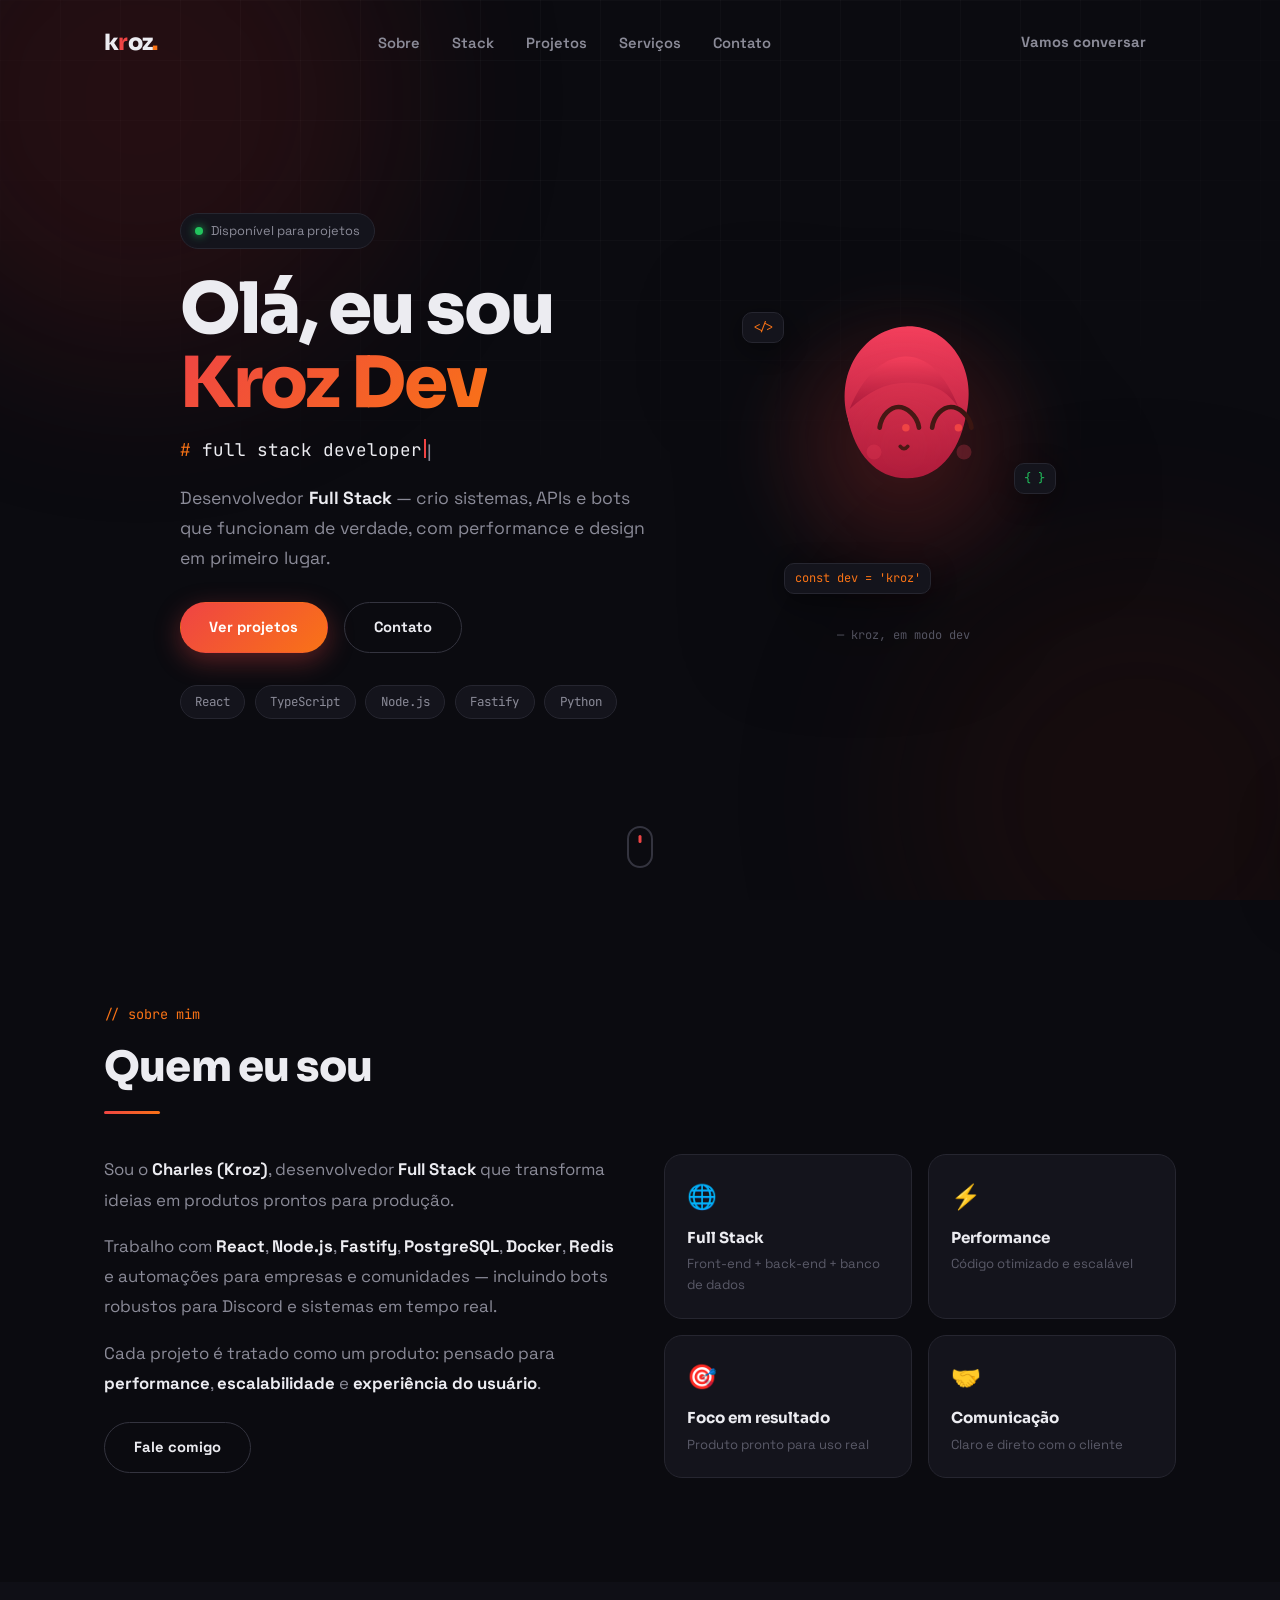
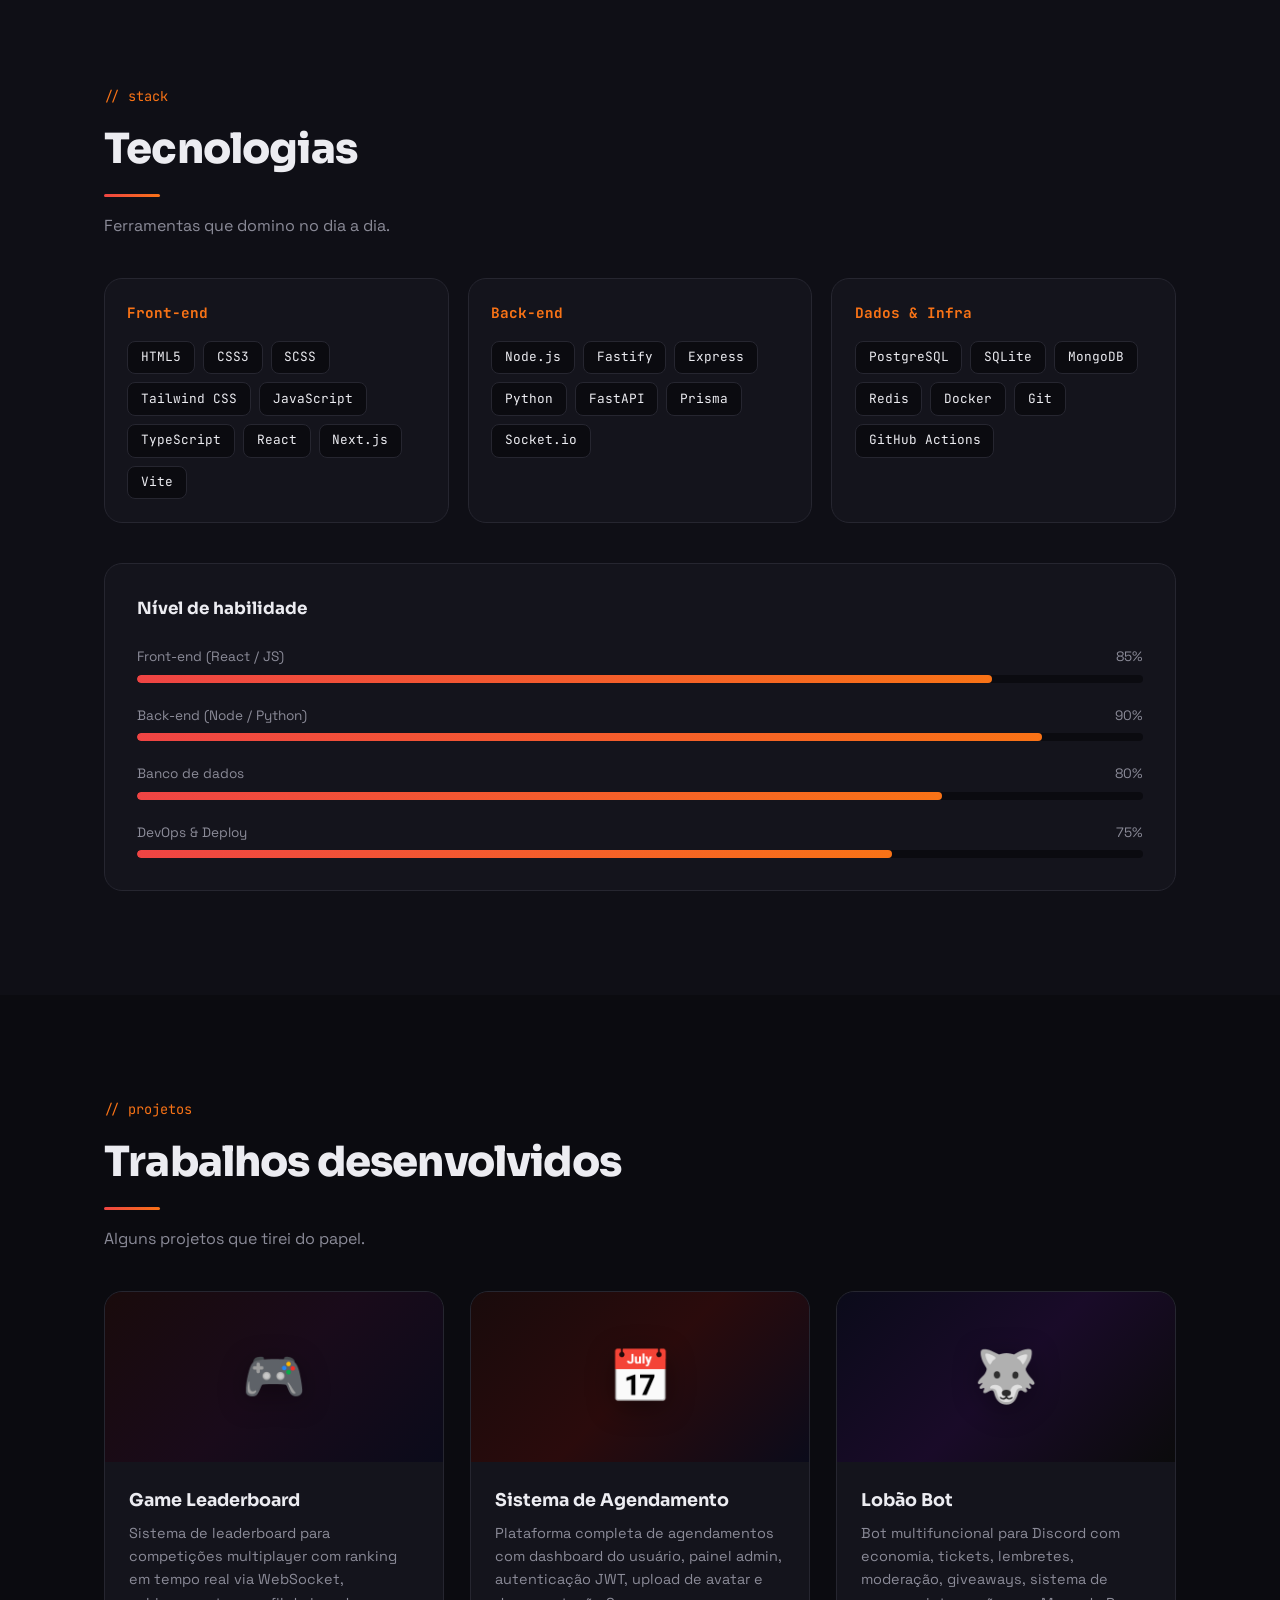
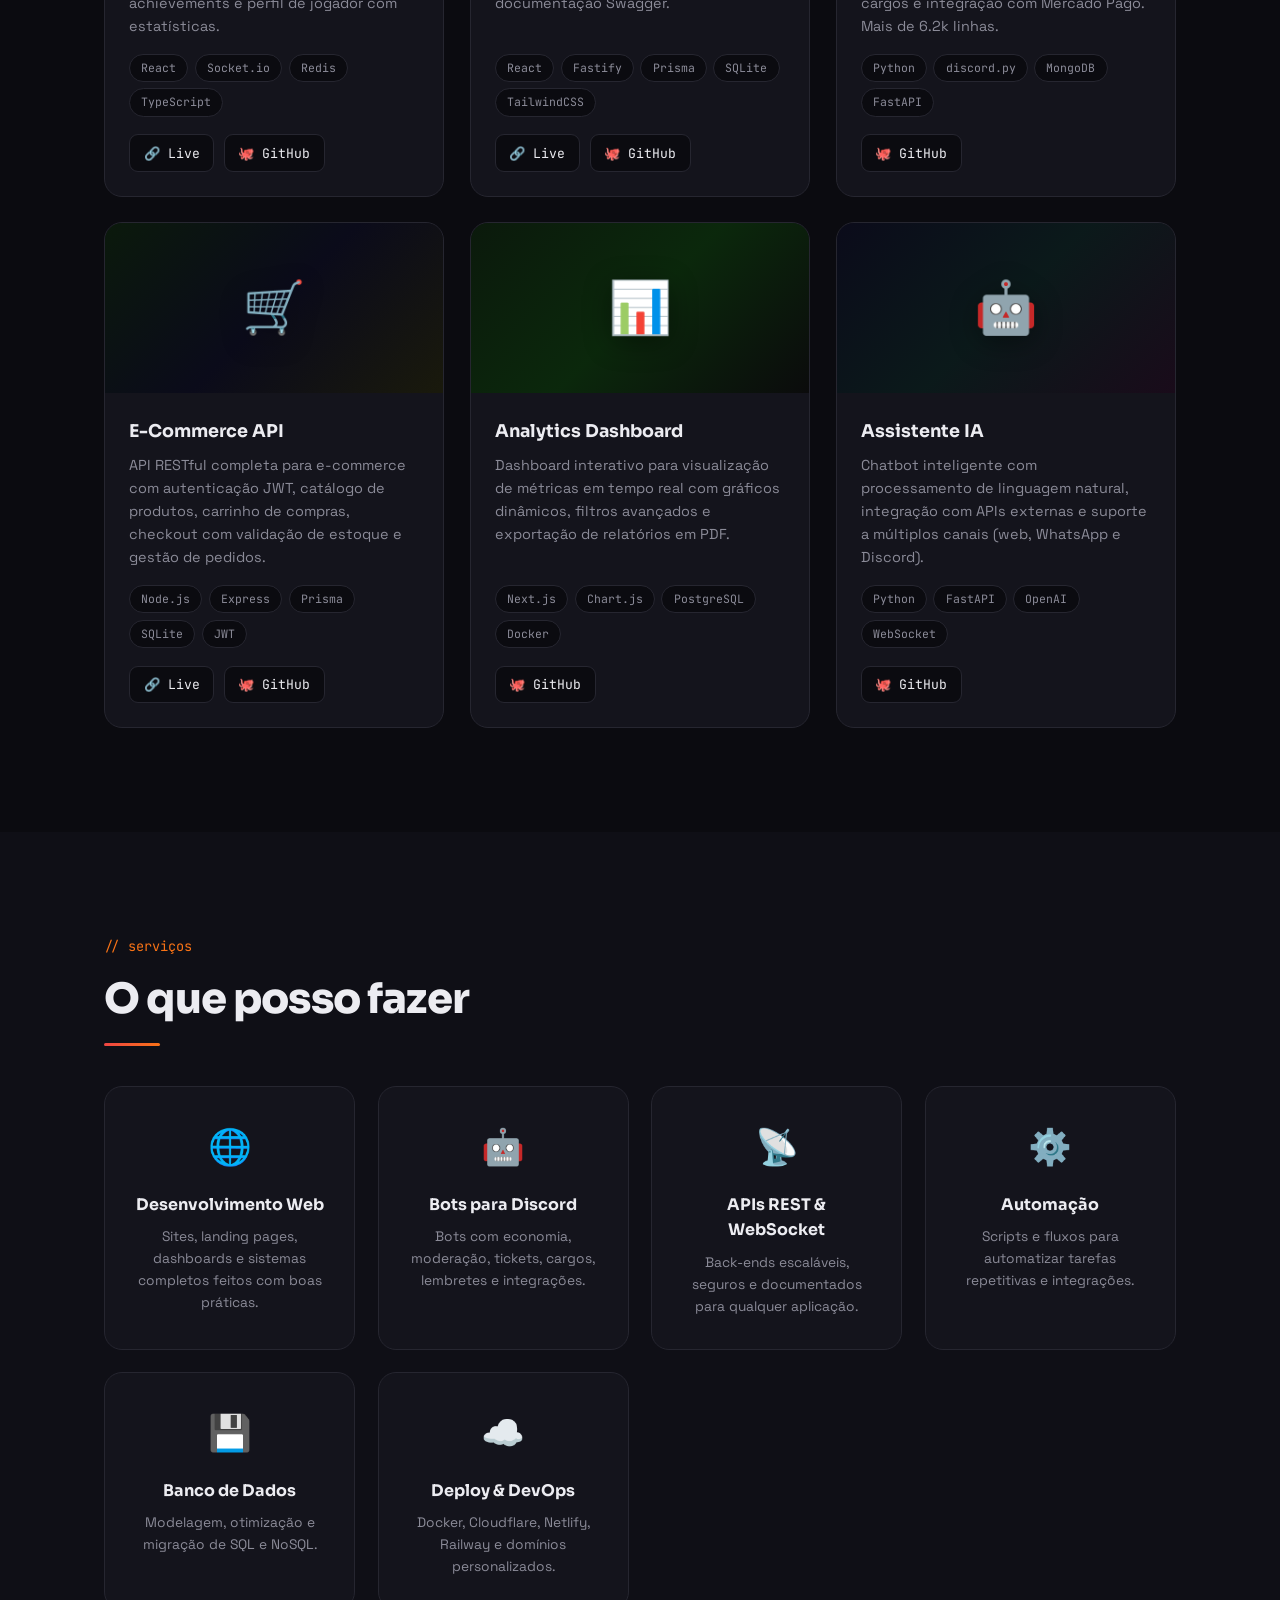
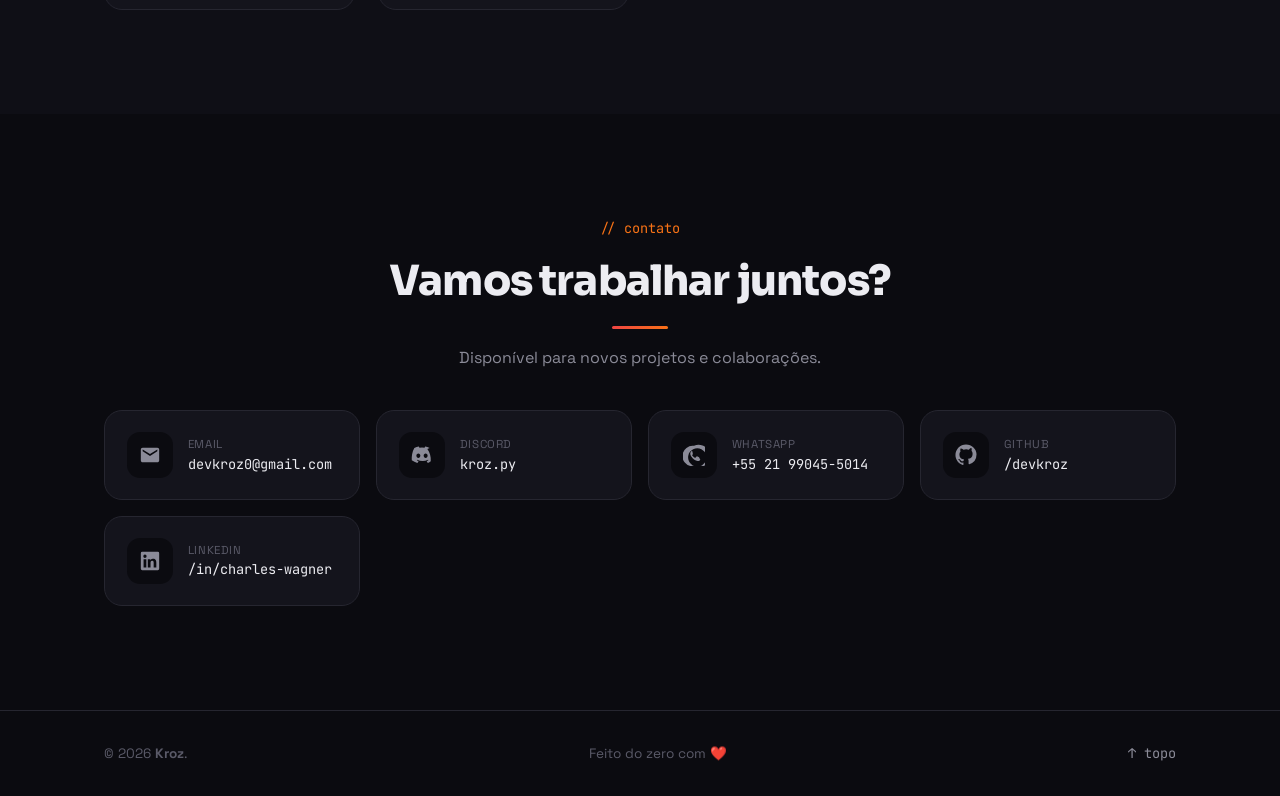
<file: index.html>
<!DOCTYPE html>
<html lang="pt-BR">
<head>
  <meta charset="UTF-8" />
  <meta name="viewport" content="width=device-width, initial-scale=1.0" />
  <title>Kroz — Desenvolvedor Full Stack</title>
  <meta name="description" content="Portfólio de Kroz, desenvolvedor Full Stack. Sistemas, APIs e bots." />
  <link rel="preconnect" href="https://fonts.googleapis.com" />
  <link rel="preconnect" href="https://fonts.gstatic.com" crossorigin />
  <link href="https://fonts.googleapis.com/css2?family=Sora:wght@400;600;700;800&family=Space+Grotesk:wght@400;500;700&family=JetBrains+Mono:wght@400;600&display=swap" rel="stylesheet" />
  <link rel="stylesheet" href="css/main.css" />
</head>
<body>

  <!-- cursor glow -->
  <div class="cursor-glow" aria-hidden="true"></div>

  <!-- progress+blob -->
  <div class="bg-art" aria-hidden="true">
    <div class="blob blob-1"></div>
    <div class="blob blob-2"></div>
    <div class="grid-lines"></div>
  </div>

  <nav class="nav" id="nav">
    <div class="nav-inner">
      <a href="#home" class="logo">k<span>r</span>oz<span class="logo-dot">.</span></a>
      <ul class="nav-links">
        <li><a href="#sobre" class="nav-link">Sobre</a></li>
        <li><a href="#stack" class="nav-link">Stack</a></li>
        <li><a href="#projetos" class="nav-link">Projetos</a></li>
        <li><a href="#servicos" class="nav-link">Serviços</a></li>
        <li><a href="#contato" class="nav-link">Contato</a></li>
      </ul>
      <div class="nav-cta">
        <a href="#contato" class="btn btn-ghost">Vamos conversar</a>
      </div>
      <button class="burger" id="burger" aria-label="menu"><span></span><span></span><span></span></button>
    </div>
  </nav>

  <!-- ======= HERO ======= -->
  <header class="hero" id="home">
    <div class="hero-inner">
      <div class="hero-copy reveal">
        <div class="hero-badge"><span class="dot-live"></span> Disponível para projetos</div>
        <h1 class="hero-title">
          Olá, eu sou<br />
          <span class="grad-text">Kroz Dev</span>
        </h1>
        <p class="hero-sub">
          <span class="role">#</span>
          <span id="typed" class="typed"></span><span class="cursor">|</span>
        </p>
        <p class="hero-desc">
          Desenvolvedor <strong>Full Stack</strong> — crio sistemas, APIs e bots
          que funcionam de verdade, com performance e design em primeiro lugar.
        </p>
        <div class="hero-actions">
          <a href="#projetos" class="btn btn-primary">Ver projetos</a>
          <a href="#contato" class="btn btn-outline">Contato</a>
        </div>
        <div class="hero-pills">
          <span>React</span><span>TypeScript</span><span>Node.js</span><span>Fastify</span><span>Python</span>
        </div>
      </div>

      <!-- anime hero art -->
      <div class="hero-art reveal" aria-hidden="true">
        <div class="art-frame">
          <div class="parallax" data-speed="0.15">
            <div class="art-halo"></div>
            <svg class="anime" viewBox="0 0 320 340" fill="none" xmlns="http://www.w3.org/2000/svg">
              <defs>
                <linearGradient id="hk" x1="0" y1="0" x2="1" y2="1">
                  <stop offset="0" stop-color="#ef4444"/><stop offset="1" stop-color="#f97316"/>
                </linearGradient>
                <linearGradient id="hair" x1="0" y1="0" x2="0" y2="1">
                  <stop offset="0" stop-color="#f43f5e"/><stop offset="1" stop-color="#9f1239"/>
                </linearGradient>
              </defs>
              <!-- head -->
              <ellipse cx="160" cy="120" rx="62" ry="74" fill="#fcd7c8"/>
              <!-- hair back -->
              <path d="M100 140c-14-52 20-96 62-98 44-2 78 44 64 96-8 40-30 66-63 66-33 0-55-26-63-64Z" fill="url(#hair)"/>
              <!-- fringe -->
              <path d="M102 130c16-40 40-56 60-56 22 0 42 18 56 54-16-22-32-26-56-26-22 0-40 10-60 28Z" fill="url(#hair)"/>
              <!-- eyes -->
              <g>
                <path d="M134 150c2-14 12-22 20-22s20 8 22 22" stroke="#1f0f0a" stroke-width="5" stroke-linecap="round" fill="none"/>
                <circle cx="162" cy="150" r="4" fill="#ef4444"/>
                <path d="M190 150c2-14 12-22 20-22s20 8 22 22" stroke="#1f0f0a" stroke-width="5" stroke-linecap="round" fill="none"/>
                <circle cx="218" cy="150" r="4" fill="#ef4444"/>
              </g>
              <!-- blush -->
              <circle cx="128" cy="176" r="8" fill="#f43f5e" opacity="0.25"/>
              <circle cx="224" cy="176" r="8" fill="#f43f5e" opacity="0.25"/>
              <path d="M156 170 q4 5 8 0" stroke="#1f0f0a" stroke-width="4" stroke-linecap="round" fill="none"/>
            </svg>
            <!-- floating code chips -->
            <span class="chip chip-1">&lt;/&gt;</span>
            <span class="chip chip-2">{ }</span>
            <span class="chip chip-3 font-mono">const dev = 'kroz'</span>
          </div>
        </div>
        <div class="art-caption">— kroz, em modo dev</div>
      </div>
    </div>

    <a href="#sobre" class="hero-scroll" aria-label="rolar">
      <span class="mouse"><span class="wheel"></span></span>
    </a>
  </header>

  <!-- ======= SOBRE ======= -->
  <section class="section" id="sobre">
    <div class="container">
      <div class="sec-head reveal">
        <span class="sec-tag">// sobre mim</span>
        <h2 class="sec-title">Quem eu sou</h2>
      </div>
      <div class="about-grid">
        <div class="about-text reveal">
          <p>
            Sou o <strong>Charles (Kroz)</strong>, desenvolvedor <strong>Full Stack</strong> que transforma
            ideias em produtos prontos para produção.
          </p>
          <p>
            Trabalho com <strong>React</strong>, <strong>Node.js</strong>, <strong>Fastify</strong>,
            <strong>PostgreSQL</strong>, <strong>Docker</strong>, <strong>Redis</strong> e automações
            para empresas e comunidades — incluindo bots robustos para Discord e sistemas em tempo real.
          </p>
          <p>
            Cada projeto é tratado como um produto: pensado para <strong>performance</strong>,
            <strong>escalabilidade</strong> e <strong>experiência do usuário</strong>.
          </p>
          <div class="about-cta">
            <a href="#contato" class="btn btn-outline">Fale comigo</a>
          </div>
        </div>
        <div class="about-cards reveal">
          <div class="acard">
            <div class="acard-icon">🌐</div>
            <h4>Full Stack</h4>
            <p>Front-end + back-end + banco de dados</p>
          </div>
          <div class="acard">
            <div class="acard-icon">⚡</div>
            <h4>Performance</h4>
            <p>Código otimizado e escalável</p>
          </div>
          <div class="acard">
            <div class="acard-icon">🎯</div>
            <h4>Foco em resultado</h4>
            <p>Produto pronto para uso real</p>
          </div>
          <div class="acard">
            <div class="acard-icon">🤝</div>
            <h4>Comunicação</h4>
            <p>Claro e direto com o cliente</p>
          </div>
        </div>
      </div>
    </div>
  </section>

  <!-- ======= STACK ======= -->
  <section class="section alt" id="stack">
    <div class="container">
      <div class="sec-head reveal">
        <span class="eyebrow">// stack</span>
        <h2 class="sec-title">Tecnologias</h2>
        <p>Ferramentas que domino no dia a dia.</p>
      </div>
      <div class="stack-grid">
        <div class="stack-cat reveal">
          <h3>Front-end</h3>
          <div class="stack-chips">
            <span>HTML5</span><span>CSS3</span><span>SCSS</span><span>Tailwind CSS</span><span>JavaScript</span><span>TypeScript</span><span>React</span><span>Next.js</span><span>Vite</span>
          </div>
        </div>
        <div class="stack-cat reveal">
          <h3>Back-end</h3>
          <div class="stack-chips">
            <span>Node.js</span><span>Fastify</span><span>Express</span><span>Python</span><span>FastAPI</span><span>Prisma</span><span>Socket.io</span>
          </div>
        </div>
        <div class="stack-cat reveal">
          <h3>Dados &amp; Infra</h3>
          <div class="stack-chips">
            <span>PostgreSQL</span><span>SQLite</span><span>MongoDB</span><span>Redis</span><span>Docker</span><span>Git</span><span>GitHub Actions</span>
          </div>
        </div>
      </div>

      <div class="skills reveal">
        <h3>Nível de habilidade</h3>
        <div class="skills-list">
          <div class="skill">
            <div class="skill-top"><span>Front-end (React / JS)</span><span>85%</span></div>
            <div class="bar"><div class="fill" data-w="85"></div></div>
          </div>
          <div class="skill">
            <div class="skill-top"><span>Back-end (Node / Python)</span><span>90%</span></div>
            <div class="bar"><div class="fill" data-w="90"></div></div>
          </div>
          <div class="skill">
            <div class="skill-top"><span>Banco de dados</span><span>80%</span></div>
            <div class="bar"><div class="fill" data-w="80"></div></div>
          </div>
          <div class="skill">
            <div class="skill-top"><span>DevOps & Deploy</span><span>75%</span></div>
            <div class="bar"><div class="fill" data-w="75"></div></div>
          </div>
        </div>
      </div>
    </div>
  </section>

  <!-- ======= PROJETOS ======= -->
  <section class="section" id="projetos">
    <div class="container">
      <div class="sec-head reveal">
        <span class="eyebrow">// projetos</span>
        <h2 class="sec-title">Trabalhos desenvolvidos</h2>
        <p>Alguns projetos que tirei do papel.</p>
      </div>
      <div class="projects-grid" id="projectsGrid"></div>
    </div>
  </section>

  <!-- ======= SERVICOS ======= -->
  <section class="section alt" id="servicos">
    <div class="container">
      <div class="sec-head reveal">
        <span class="eyebrow">// serviços</span>
        <h2 class="sec-title">O que posso fazer</h2>
      </div>
      <div class="services-grid">
        <div class="svc reveal"><div class="svc-icon">🌐</div><h3>Desenvolvimento Web</h3><p>Sites, landing pages, dashboards e sistemas completos feitos com boas práticas.</p></div>
        <div class="svc reveal"><div class="svc-icon">🤖</div><h3>Bots para Discord</h3><p>Bots com economia, moderação, tickets, cargos, lembretes e integrações.</p></div>
        <div class="svc reveal"><div class="svc-icon">📡</div><h3>APIs REST & WebSocket</h3><p>Back-ends escaláveis, seguros e documentados para qualquer aplicação.</p></div>
        <div class="svc reveal"><div class="svc-icon">⚙️</div><h3>Automação</h3><p>Scripts e fluxos para automatizar tarefas repetitivas e integrações.</p></div>
        <div class="svc reveal"><div class="svc-icon">💾</div><h3>Banco de Dados</h3><p>Modelagem, otimização e migração de SQL e NoSQL.</p></div>
        <div class="svc reveal"><div class="svc-icon">☁️</div><h3>Deploy & DevOps</h3><p>Docker, Cloudflare, Netlify, Railway e domínios personalizados.</p></div>
      </div>
    </div>
  </section>

  <!-- ======= CONTATO ======= -->
  <section class="section" id="contato">
    <div class="container">
      <div class="sec-head reveal center">
        <span class="eyebrow">// contato</span>
        <h2 class="sec-title">Vamos trabalhar juntos?</h2>
        <p>Disponível para novos projetos e colaborações.</p>
      </div>
      <div class="contact-grid" id="contactGrid"></div>
    </div>
  </section>

  <footer class="footer">
    <div class="container footer-inner">
      <span>© 2026 <strong>Kroz</strong>.</span>
      <span>Feito do zero com ❤️</span>
      <a data-foot-link href="#" class="back-top">↑ topo</a>
    </div>
  </footer>

  <!-- floating terminal -->
  <div class="term" id="term" aria-hidden="true">
    <div class="term-head"><span class="t-dot"></span><span class="t-dot"></span><span class="t-dot"></span><span class="t-title">kroz@dev:~</span></div>
    <div class="term-body"><span class="t-prompt">➜</span> <span id="termLine">npm run dev -- --port 3000</span></div>
  </div>

  <script src="js/main.js"></script>
</body>
</html>
</file>
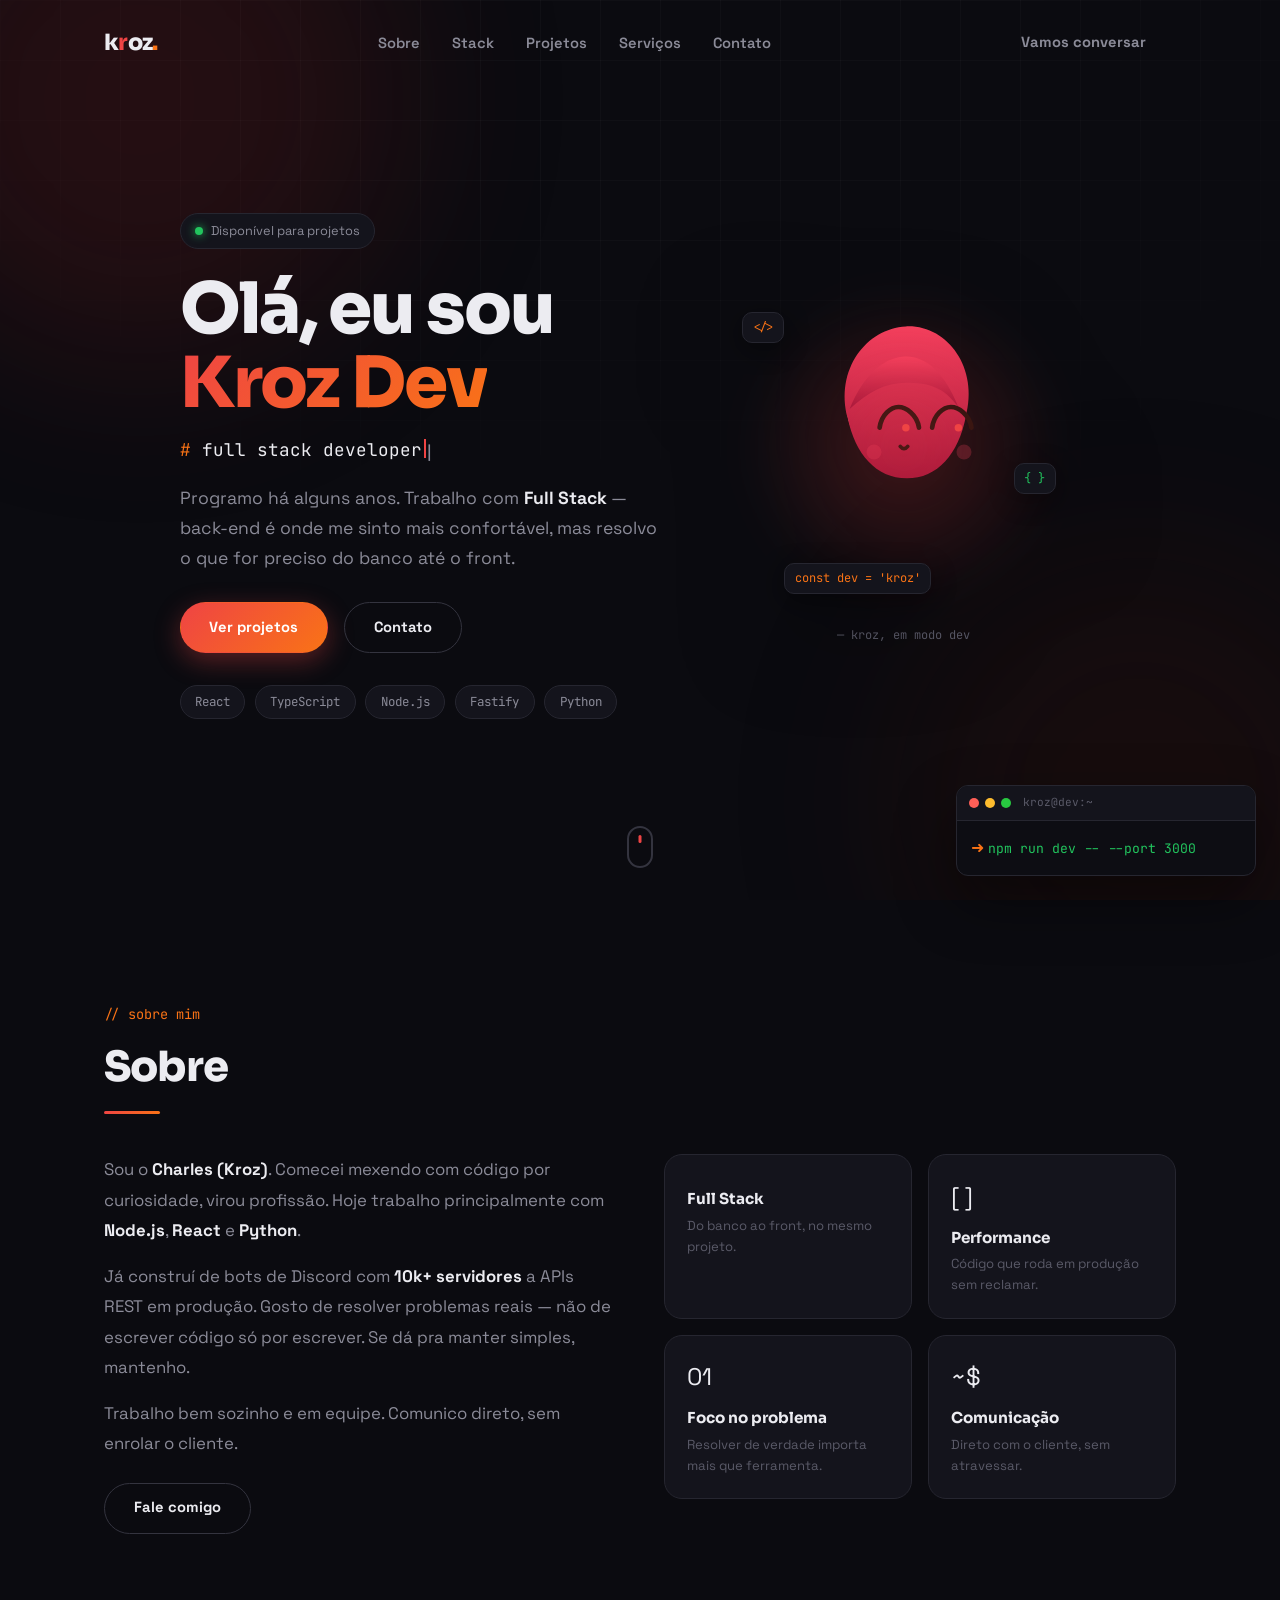
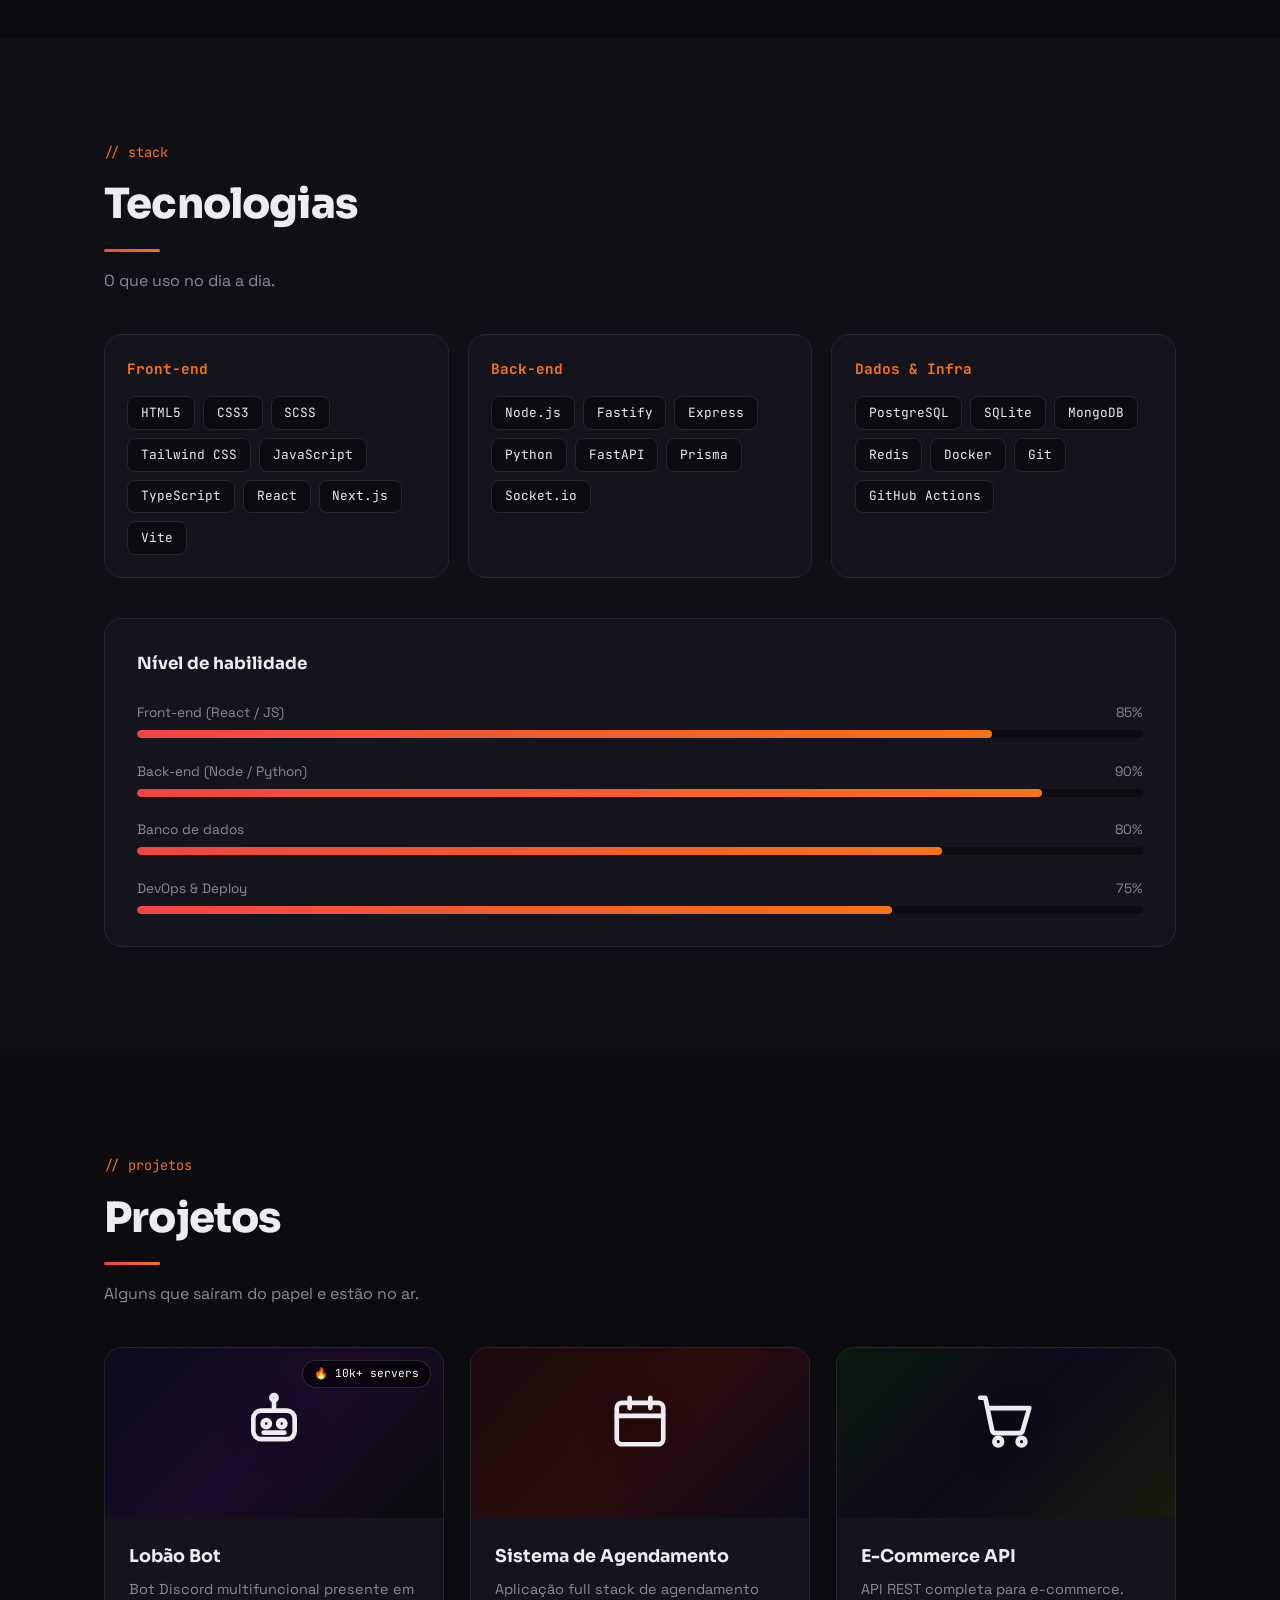
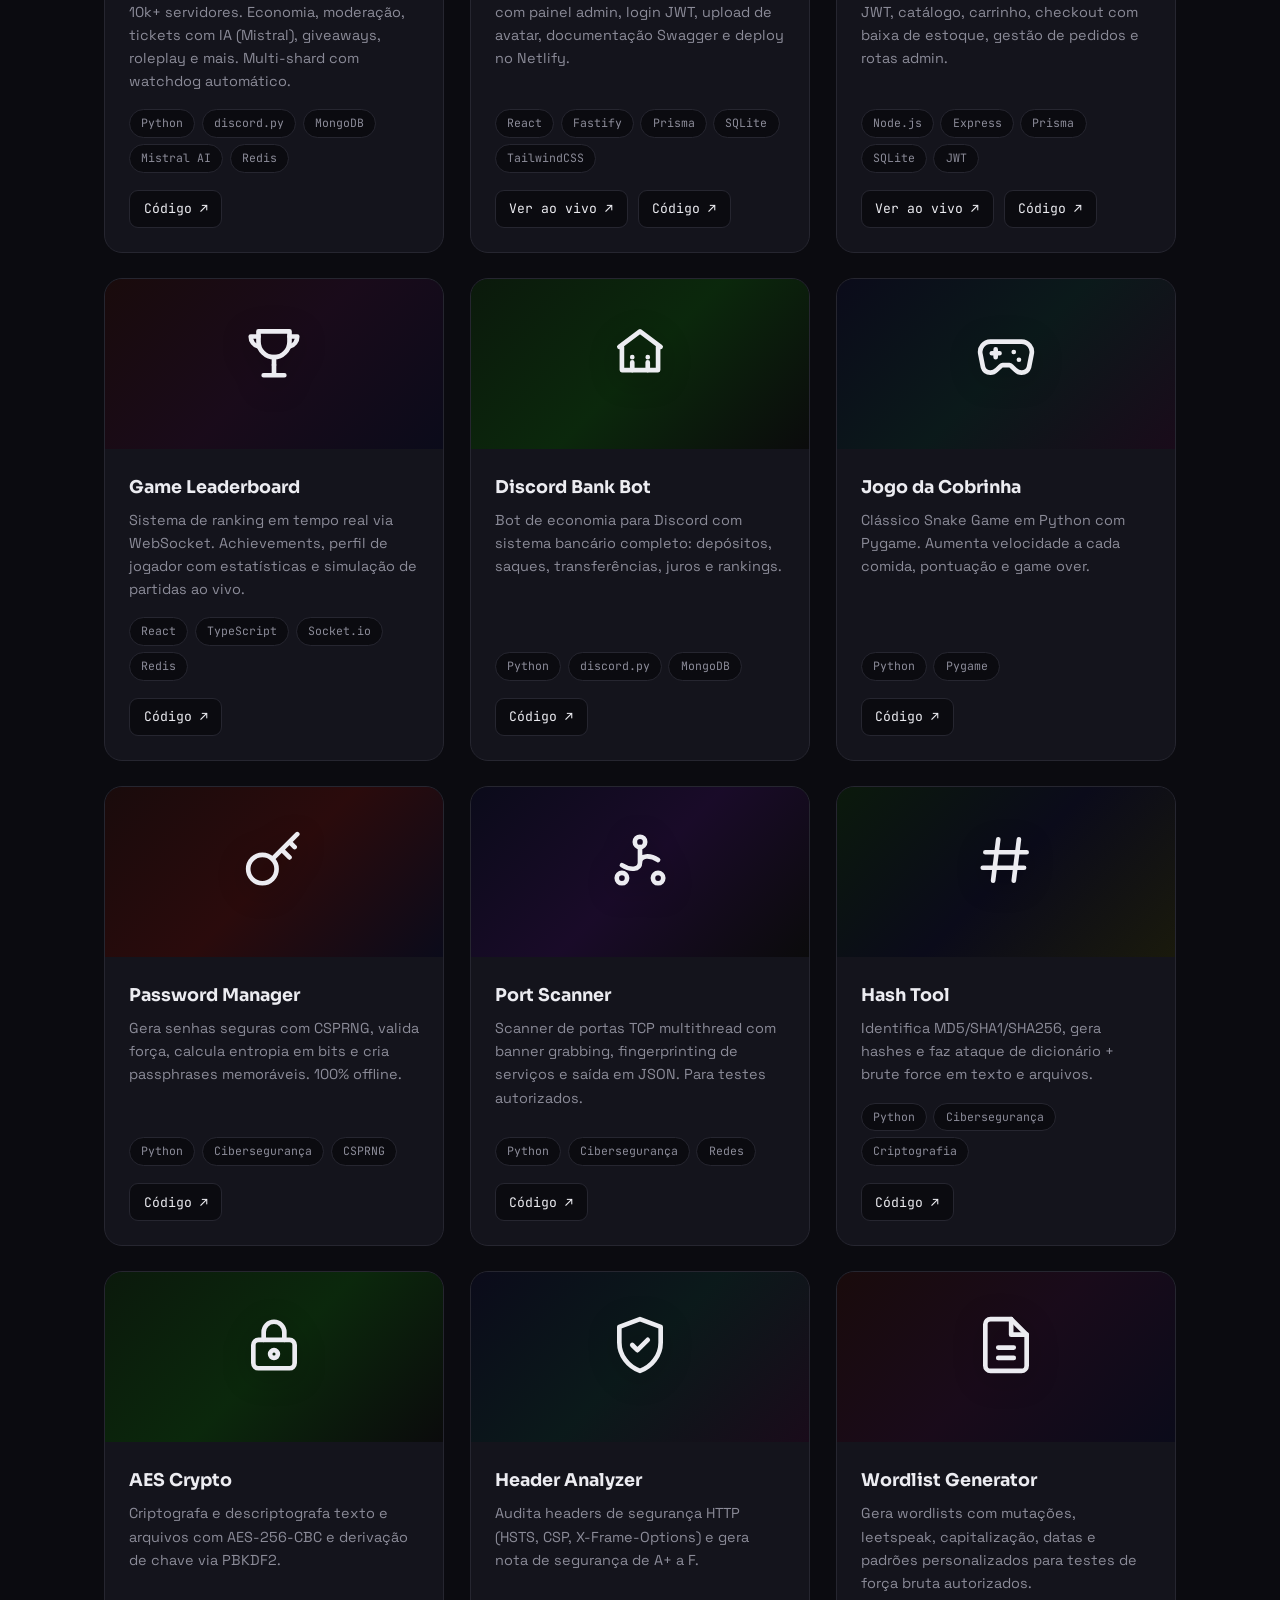
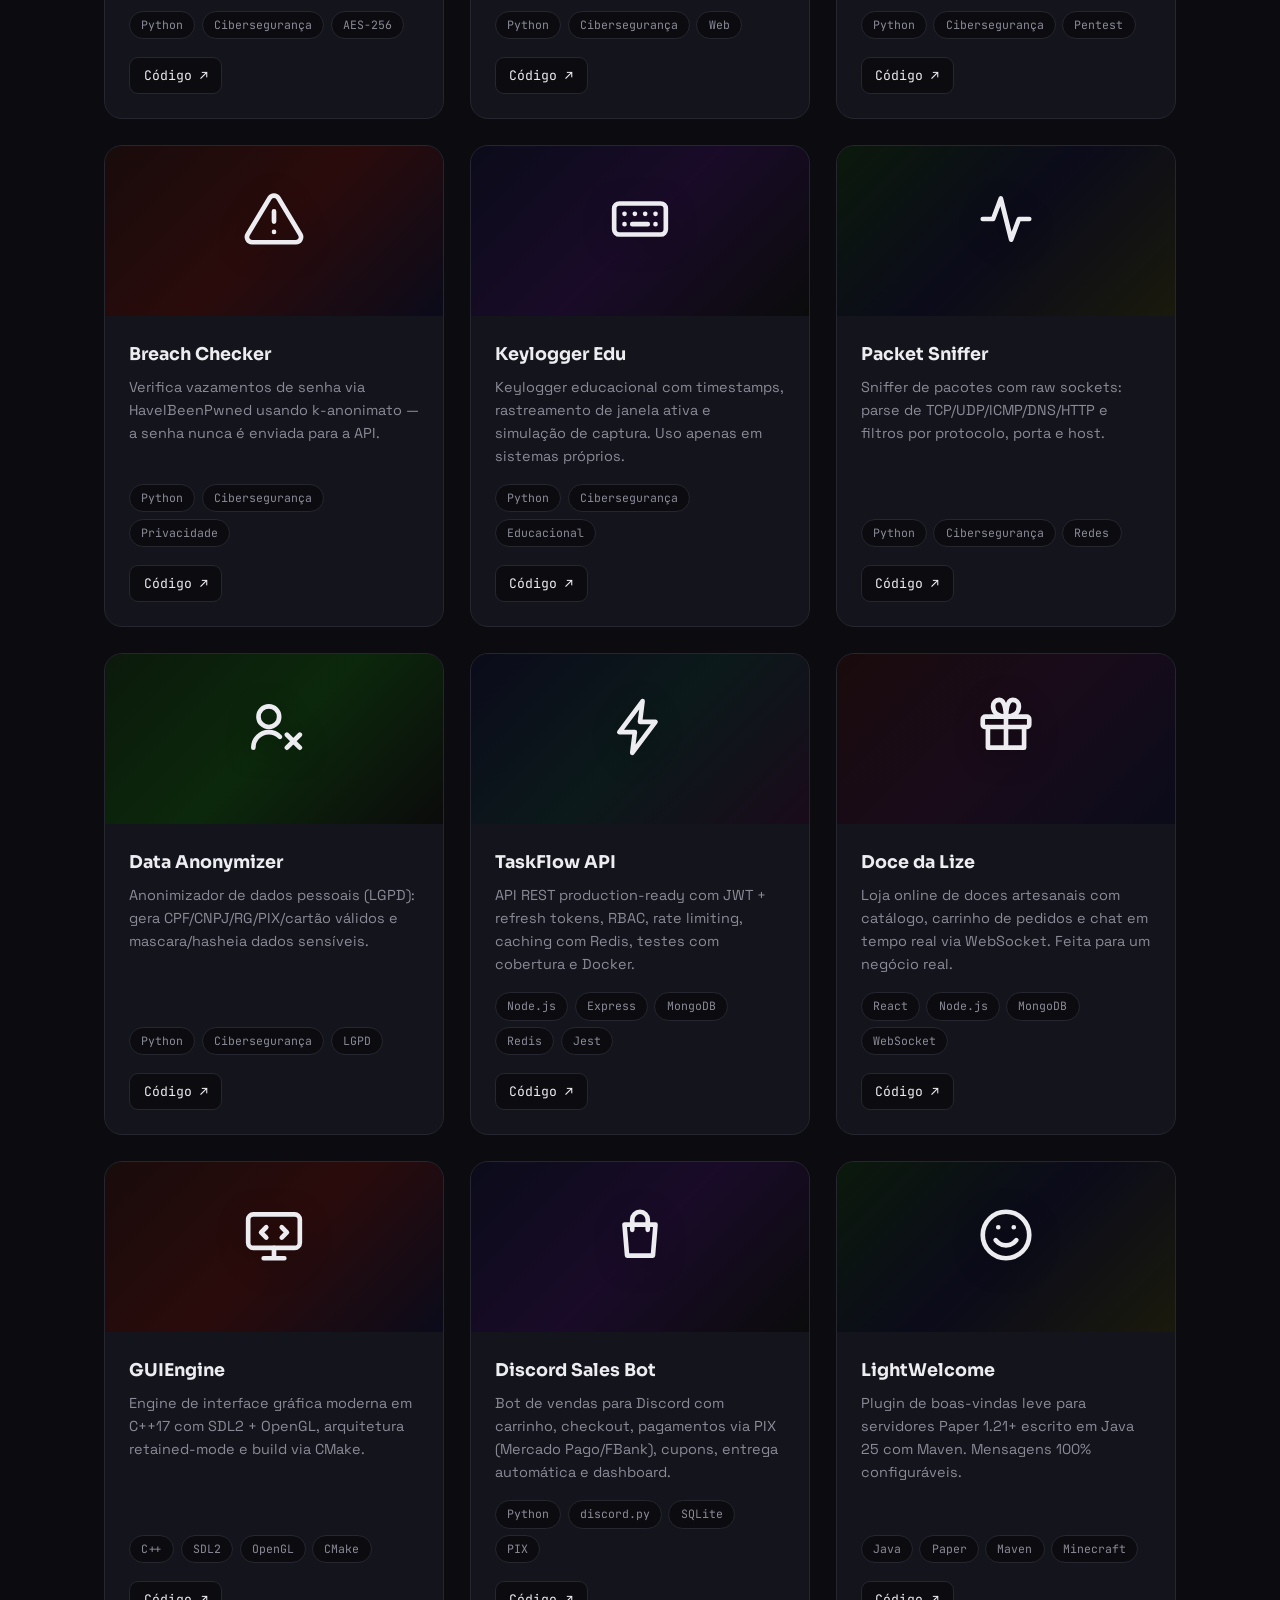
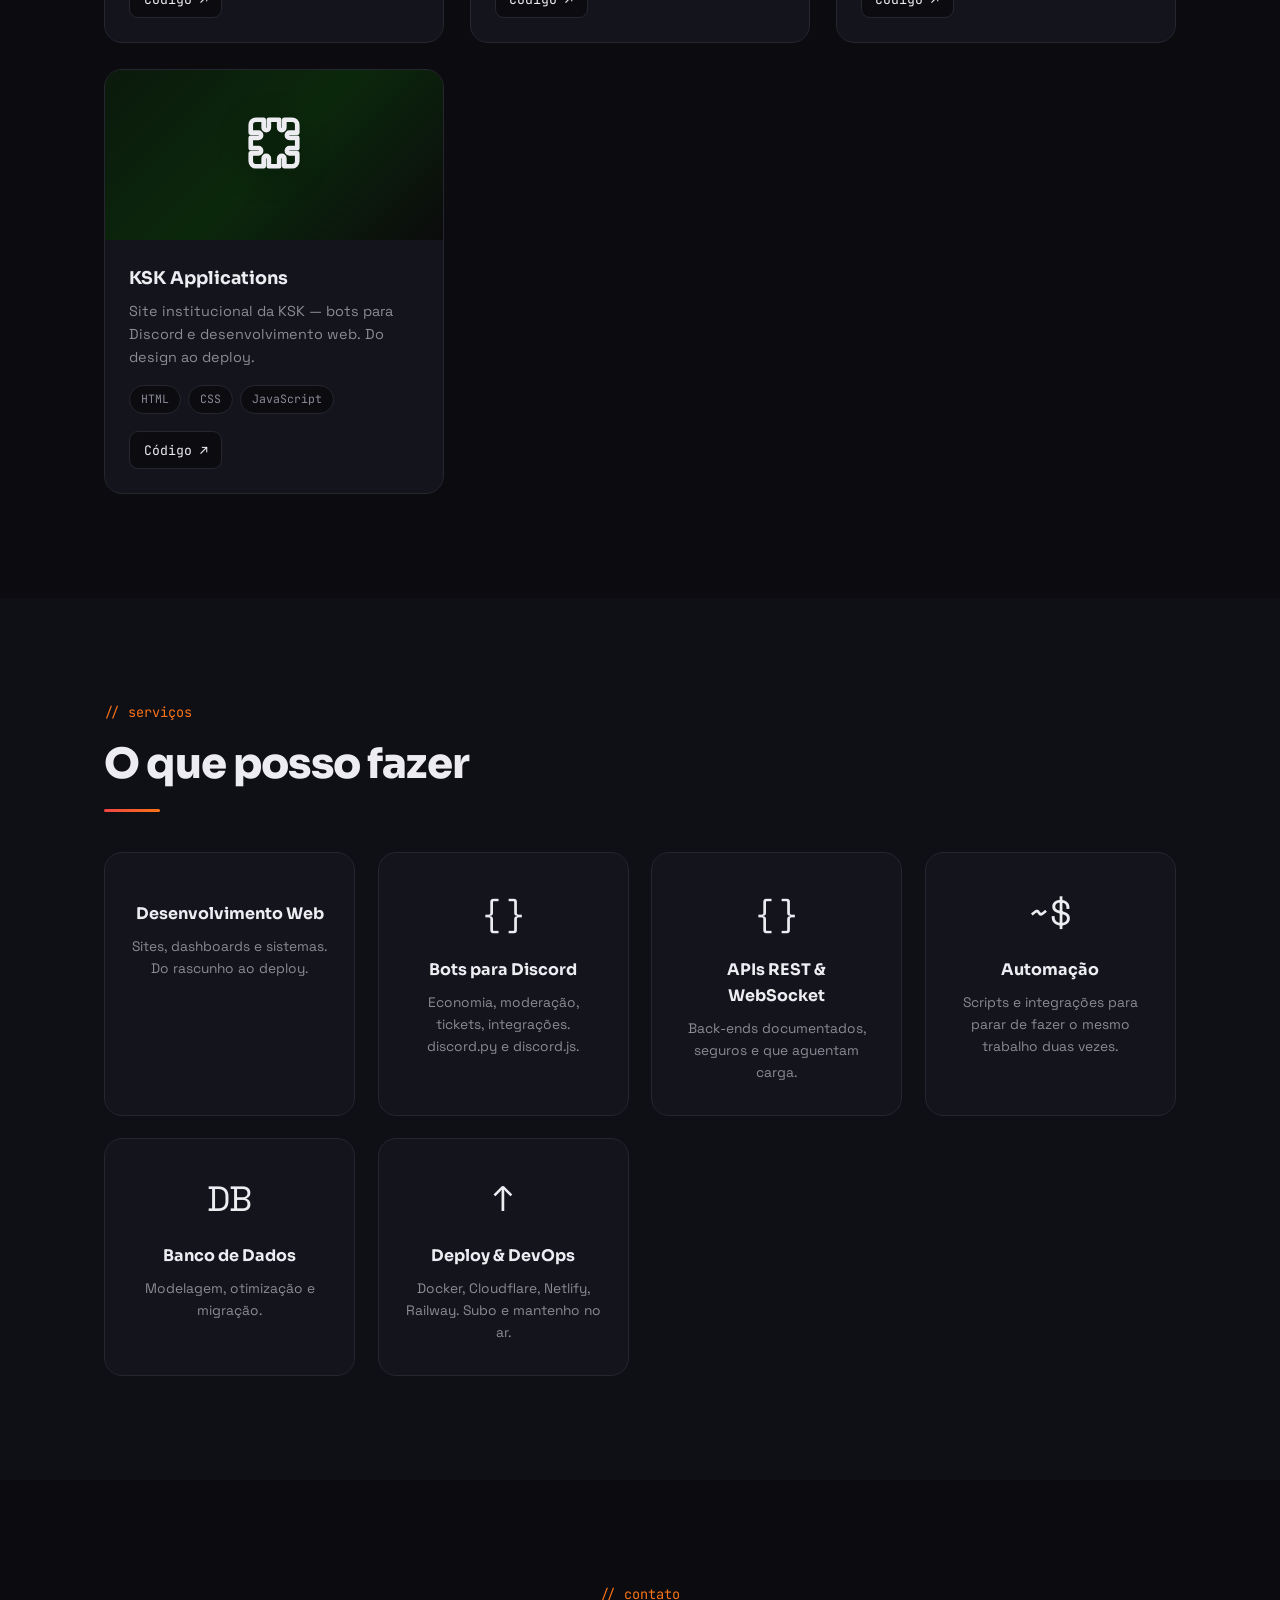
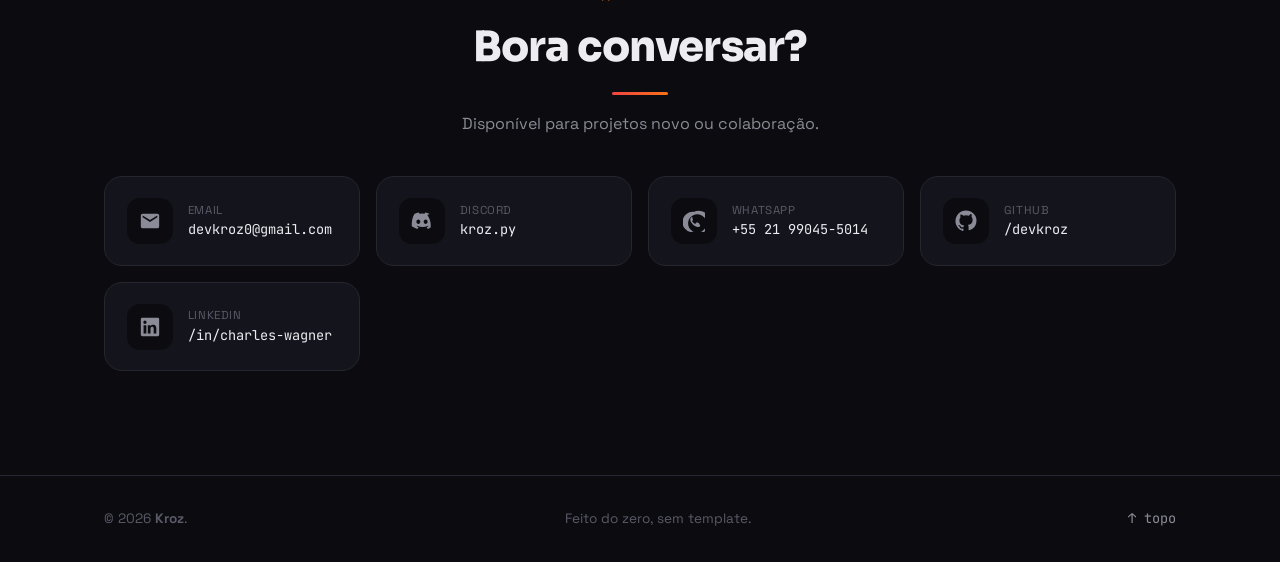
<file: src/index.html>
<!DOCTYPE html>
<html lang="pt-BR">
<head>
  <meta charset="UTF-8" />
  <meta name="viewport" content="width=device-width, initial-scale=1.0" />
  <title>Kroz — Desenvolvedor Full Stack</title>
  <meta name="description" content="Portfólio de Kroz, desenvolvedor Full Stack. Sistemas, APIs e bots." />
  <link rel="preconnect" href="https://fonts.googleapis.com" />
  <link rel="preconnect" href="https://fonts.gstatic.com" crossorigin />
  <link href="https://fonts.googleapis.com/css2?family=Sora:wght@400;600;700;800&family=Space+Grotesk:wght@400;500;700&family=JetBrains+Mono:wght@400;600&display=swap" rel="stylesheet" />
  <link rel="stylesheet" href="css/main.css" />
</head>
<body>

  <!-- cursor glow -->
  <div class="cursor-glow" aria-hidden="true"></div>

  <!-- progress+blob -->
  <div class="bg-art" aria-hidden="true">
    <div class="blob blob-1"></div>
    <div class="blob blob-2"></div>
    <div class="grid-lines"></div>
  </div>

  <nav class="nav" id="nav">
    <div class="nav-inner">
      <a href="#home" class="logo">k<span>r</span>oz<span class="logo-dot">.</span></a>
      <ul class="nav-links">
        <li><a href="#sobre" class="nav-link">Sobre</a></li>
        <li><a href="#stack" class="nav-link">Stack</a></li>
        <li><a href="#projetos" class="nav-link">Projetos</a></li>
        <li><a href="#servicos" class="nav-link">Serviços</a></li>
        <li><a href="#contato" class="nav-link">Contato</a></li>
      </ul>
      <div class="nav-cta">
        <a href="#contato" class="btn btn-ghost">Vamos conversar</a>
      </div>
      <button class="burger" id="burger" aria-label="menu"><span></span><span></span><span></span></button>
    </div>
  </nav>

  <!-- ======= HERO ======= -->
  <header class="hero" id="home">
    <div class="hero-inner">
      <div class="hero-copy reveal">
        <div class="hero-badge"><span class="dot-live"></span> Disponível para projetos</div>
        <h1 class="hero-title">
          Olá, eu sou<br />
          <span class="grad-text">Kroz Dev</span>
        </h1>
        <p class="hero-sub">
          <span class="role">#</span>
          <span id="typed" class="typed"></span><span class="cursor">|</span>
        </p>
          <p class="hero-desc">
          Programo há alguns anos. Trabalho com <strong>Full Stack</strong> —
          back-end é onde me sinto mais confortável, mas resolvo o que for preciso
          do banco até o front.
        </p>
        <div class="hero-actions">
          <a href="#projetos" class="btn btn-primary">Ver projetos</a>
          <a href="#contato" class="btn btn-outline">Contato</a>
        </div>
        <div class="hero-pills">
          <span>React</span><span>TypeScript</span><span>Node.js</span><span>Fastify</span><span>Python</span>
        </div>
      </div>

      <!-- anime hero art -->
      <div class="hero-art reveal" aria-hidden="true">
        <div class="art-frame">
          <div class="parallax" data-speed="0.15">
            <div class="art-halo"></div>
            <svg class="anime" viewBox="0 0 320 340" fill="none" xmlns="http://www.w3.org/2000/svg">
              <defs>
                <linearGradient id="hk" x1="0" y1="0" x2="1" y2="1">
                  <stop offset="0" stop-color="#ef4444"/><stop offset="1" stop-color="#f97316"/>
                </linearGradient>
                <linearGradient id="hair" x1="0" y1="0" x2="0" y2="1">
                  <stop offset="0" stop-color="#f43f5e"/><stop offset="1" stop-color="#9f1239"/>
                </linearGradient>
              </defs>
              <!-- head -->
              <ellipse cx="160" cy="120" rx="62" ry="74" fill="#fcd7c8"/>
              <!-- hair back -->
              <path d="M100 140c-14-52 20-96 62-98 44-2 78 44 64 96-8 40-30 66-63 66-33 0-55-26-63-64Z" fill="url(#hair)"/>
              <!-- fringe -->
              <path d="M102 130c16-40 40-56 60-56 22 0 42 18 56 54-16-22-32-26-56-26-22 0-40 10-60 28Z" fill="url(#hair)"/>
              <!-- eyes -->
              <g>
                <path d="M134 150c2-14 12-22 20-22s20 8 22 22" stroke="#1f0f0a" stroke-width="5" stroke-linecap="round" fill="none"/>
                <circle cx="162" cy="150" r="4" fill="#ef4444"/>
                <path d="M190 150c2-14 12-22 20-22s20 8 22 22" stroke="#1f0f0a" stroke-width="5" stroke-linecap="round" fill="none"/>
                <circle cx="218" cy="150" r="4" fill="#ef4444"/>
              </g>
              <!-- blush -->
              <circle cx="128" cy="176" r="8" fill="#f43f5e" opacity="0.25"/>
              <circle cx="224" cy="176" r="8" fill="#f43f5e" opacity="0.25"/>
              <path d="M156 170 q4 5 8 0" stroke="#1f0f0a" stroke-width="4" stroke-linecap="round" fill="none"/>
            </svg>
            <!-- floating code chips -->
            <span class="chip chip-1">&lt;/&gt;</span>
            <span class="chip chip-2">{ }</span>
            <span class="chip chip-3 font-mono">const dev = 'kroz'</span>
          </div>
        </div>
        <div class="art-caption">— kroz, em modo dev</div>
      </div>
    </div>

    <a href="#sobre" class="hero-scroll" aria-label="rolar">
      <span class="mouse"><span class="wheel"></span></span>
    </a>
  </header>

  <!-- ======= SOBRE ======= -->
  <section class="section" id="sobre">
    <div class="container">
      <div class="sec-head reveal">
        <span class="sec-tag">// sobre mim</span>
        <h2 class="sec-title">Sobre</h2>
      </div>
      <div class="about-grid">
        <div class="about-text reveal">
          <p>
            Sou o <strong>Charles (Kroz)</strong>. Comecei mexendo com código
            por curiosidade, virou profissão. Hoje trabalho principalmente com
            <strong>Node.js</strong>, <strong>React</strong> e <strong>Python</strong>.
          </p>
          <p>
            Já construí de bots de Discord com <strong>10k+ servidores</strong> a
            APIs REST em produção. Gosto de resolver problemas reais — não de
            escrever código só por escrever. Se dá pra manter simples, mantenho.
          </p>
          <p>
            Trabalho bem sozinho e em equipe. Comunico direto, sem enrolar o
            cliente.
          </p>
          <div class="about-cta">
            <a href="#contato" class="btn btn-outline">Fale comigo</a>
          </div>
        </div>
        <div class="about-cards reveal">
          <div class="acard">
            <div class="acard-icon"></></div>
            <h4>Full Stack</h4>
            <p>Do banco ao front, no mesmo projeto.</p>
          </div>
          <div class="acard">
            <div class="acard-icon">[ ]</div>
            <h4>Performance</h4>
            <p>Código que roda em produção sem reclamar.</p>
          </div>
          <div class="acard">
            <div class="acard-icon">01</div>
            <h4>Foco no problema</h4>
            <p>Resolver de verdade importa mais que ferramenta.</p>
          </div>
          <div class="acard">
            <div class="acard-icon">~$</div>
            <h4>Comunicação</h4>
            <p>Direto com o cliente, sem atravessar.</p>
          </div>
        </div>
      </div>
    </div>
  </section>

  <!-- ======= STACK ======= -->
  <section class="section alt" id="stack">
    <div class="container">
      <div class="sec-head reveal">
        <span class="eyebrow">// stack</span>
        <h2 class="sec-title">Tecnologias</h2>
        <p>O que uso no dia a dia.</p>
      </div>
      <div class="stack-grid">
        <div class="stack-cat reveal">
          <h3>Front-end</h3>
          <div class="stack-chips">
            <span>HTML5</span><span>CSS3</span><span>SCSS</span><span>Tailwind CSS</span><span>JavaScript</span><span>TypeScript</span><span>React</span><span>Next.js</span><span>Vite</span>
          </div>
        </div>
        <div class="stack-cat reveal">
          <h3>Back-end</h3>
          <div class="stack-chips">
            <span>Node.js</span><span>Fastify</span><span>Express</span><span>Python</span><span>FastAPI</span><span>Prisma</span><span>Socket.io</span>
          </div>
        </div>
        <div class="stack-cat reveal">
          <h3>Dados &amp; Infra</h3>
          <div class="stack-chips">
            <span>PostgreSQL</span><span>SQLite</span><span>MongoDB</span><span>Redis</span><span>Docker</span><span>Git</span><span>GitHub Actions</span>
          </div>
        </div>
      </div>

      <div class="skills reveal">
        <h3>Nível de habilidade</h3>
        <div class="skills-list">
          <div class="skill">
            <div class="skill-top"><span>Front-end (React / JS)</span><span>85%</span></div>
            <div class="bar"><div class="fill" data-w="85"></div></div>
          </div>
          <div class="skill">
            <div class="skill-top"><span>Back-end (Node / Python)</span><span>90%</span></div>
            <div class="bar"><div class="fill" data-w="90"></div></div>
          </div>
          <div class="skill">
            <div class="skill-top"><span>Banco de dados</span><span>80%</span></div>
            <div class="bar"><div class="fill" data-w="80"></div></div>
          </div>
          <div class="skill">
            <div class="skill-top"><span>DevOps & Deploy</span><span>75%</span></div>
            <div class="bar"><div class="fill" data-w="75"></div></div>
          </div>
        </div>
      </div>
    </div>
  </section>

  <!-- ======= PROJETOS ======= -->
  <section class="section" id="projetos">
    <div class="container">
      <div class="sec-head reveal">
        <span class="eyebrow">// projetos</span>
        <h2 class="sec-title">Projetos</h2>
        <p>Alguns que saíram do papel e estão no ar.</p>
      </div>
      <div class="projects-grid" id="projectsGrid"></div>
    </div>
  </section>

  <!-- ======= SERVICOS ======= -->
  <section class="section alt" id="servicos">
    <div class="container">
      <div class="sec-head reveal">
        <span class="eyebrow">// serviços</span>
        <h2 class="sec-title">O que posso fazer</h2>
      </div>
      <div class="services-grid">
        <div class="svc reveal"><div class="svc-icon"></></div><h3>Desenvolvimento Web</h3><p>Sites, dashboards e sistemas. Do rascunho ao deploy.</p></div>
        <div class="svc reveal"><div class="svc-icon">{ }</div><h3>Bots para Discord</h3><p>Economia, moderação, tickets, integrações. discord.py e discord.js.</p></div>
        <div class="svc reveal"><div class="svc-icon">{ }</div><h3>APIs REST & WebSocket</h3><p>Back-ends documentados, seguros e que aguentam carga.</p></div>
        <div class="svc reveal"><div class="svc-icon">~$</div><h3>Automação</h3><p>Scripts e integrações para parar de fazer o mesmo trabalho duas vezes.</p></div>
        <div class="svc reveal"><div class="svc-icon">DB</div><h3>Banco de Dados</h3><p>Modelagem, otimização e migração.</p></div>
        <div class="svc reveal"><div class="svc-icon">↑</div><h3>Deploy & DevOps</h3><p>Docker, Cloudflare, Netlify, Railway. Subo e mantenho no ar.</p></div>
      </div>
    </div>
  </section>

  <!-- ======= CONTATO ======= -->
  <section class="section" id="contato">
    <div class="container">
      <div class="sec-head reveal center">
        <span class="eyebrow">// contato</span>
        <h2 class="sec-title">Bora conversar?</h2>
        <p>Disponível para projetos novo ou colaboração.</p>
      </div>
      <div class="contact-grid" id="contactGrid"></div>
    </div>
  </section>

  <footer class="footer">
    <div class="container footer-inner">
      <span>© 2026 <strong>Kroz</strong>.</span>
      <span>Feito do zero, sem template.</span>
      <a data-foot-link href="#" class="back-top">↑ topo</a>
    </div>
  </footer>

  <!-- floating terminal -->
  <div class="term" id="term" aria-hidden="true">
    <div class="term-head"><span class="t-dot"></span><span class="t-dot"></span><span class="t-dot"></span><span class="t-title">kroz@dev:~</span></div>
    <div class="term-body"><span class="t-prompt">➜</span> <span id="termLine">npm run dev -- --port 3000</span></div>
  </div>

  <script src="js/main.js"></script>
</body>
</html>
</file>
<file: css/main.css>
/* ============================================================
   KROZ PORTFOLIO — main.css
   Tema: dark, clean, profissional, com acessos animados
   ============================================================ */
:root {
  --bg: #0b0b10;
  --bg2: #0f0f16;
  --card: #14141c;
  --card2: #191923;
  --line: #262630;
  --line2: #34343f;
  --txt: #ececf1;
  --muted: #8b8b98;
  --dim: #5a5a68;

  --accent: #ef4444;
  --accent2: #f97316;
  --grad: linear-gradient(135deg, var(--accent), var(--accent2));

  --font-title: 'Sora', sans-serif;
  --font-body: 'Space Grotesk', sans-serif;
  --font-mono: 'JetBrains Mono', monospace;

  --radius: 18px;
  --shadow-sm: 0 6px 24px rgba(0,0,0,0.35);
  --shadow-lg: 0 24px 60px rgba(0,0,0,0.45);
}

* { box-sizing: border-box; margin: 0; padding: 0; }
html { scroll-behavior: smooth; }
body {
  font-family: var(--font-body);
  background: var(--bg);
  color: var(--txt);
  line-height: 1.6;
  overflow-x: hidden;
  -webkit-font-smoothing: antialiased;
}
::selection { background: var(--accent); color: #fff; }
a { color: inherit; text-decoration: none; }

.container { max-width: 1120px; margin: 0 auto; padding: 0 1.5rem; }
.font-mono { font-family: var(--font-mono); }

/* ---------- background art ---------- */
.bg-art { position: fixed; inset: 0; z-index: -2; overflow: hidden; }
.blob { position: absolute; border-radius: 50%; filter: blur(90px); opacity: 0.22; animation: float 16s ease-in-out infinite; }
.blob-1 { width: 520px; height: 520px; background: #7f1d1d; top: -160px; left: -120px; }
.blob-2 { width: 480px; height: 480px; background: #431407; bottom: -140px; right: -100px; animation-delay: -6s; }
@keyframes float { 0%,100% { transform: translate(0,0) scale(1); } 50% { transform: translate(30px,-30px) scale(1.1); } }
.grid-lines {
  position: absolute; inset: 0;
  background-image:
    linear-gradient(rgba(255,255,255,0.025) 1px, transparent 1px),
    linear-gradient(90deg, rgba(255,255,255,0.025) 1px, transparent 1px);
  background-size: 60px 60px;
  mask-image: radial-gradient(ellipse 70% 60% at 50% 0%, #000 40%, transparent 100%);
}

/* cursor glow */
.cursor-glow {
  position: fixed; width: 340px; height: 340px; border-radius: 50%;
  background: radial-gradient(circle, rgba(239,68,68,0.10), transparent 60%);
  pointer-events: none; z-index: 0; transform: translate(-50%,-50%);
  transition: opacity 0.3s; opacity: 0;
}
@media (hover:hover) { .cursor-glow { transition: transform 0.12s linear, opacity 0.3s; } }

/* ---------- buttons ---------- */
.btn {
  display: inline-flex; align-items: center; justify-content: center;
  padding: 0.8rem 1.8rem; border-radius: 999px; font-weight: 700;
  font-family: var(--font-body); font-size: 0.92rem; cursor: pointer;
  transition: all 0.25s cubic-bezier(.2,.7,.2,1); border: 1px solid transparent;
  white-space: nowrap;
}
.btn-primary { background: var(--grad); color: #fff; box-shadow: 0 8px 26px rgba(239,68,68,0.35); }
.btn-primary:hover { transform: translateY(-3px); box-shadow: 0 14px 34px rgba(239,68,68,0.45); }
.btn-outline { border-color: var(--line2); color: var(--txt); background: transparent; }
.btn-outline:hover { border-color: var(--accent); color: var(--accent); transform: translateY(-3px); }
.btn-ghost { color: var(--muted); }
.btn-ghost:hover { color: var(--txt); }

/* ---------- navbar ---------- */
.nav {
  position: fixed; top: 0; left: 0; right: 0; z-index: 100;
  transition: background 0.3s, box-shadow 0.3s, backdrop-filter 0.3s;
  padding: 1.1rem 0;
}
.nav.scrolled { background: rgba(11,11,16,0.8); backdrop-filter: blur(14px); box-shadow: 0 1px 0 var(--line); padding: 0.7rem 0; }
.nav-inner { max-width: 1120px; margin: 0 auto; padding: 0 1.5rem; display: flex; align-items: center; justify-content: space-between; gap: 1.5rem; }
.logo { font-family: var(--font-title); font-weight: 800; font-size: 1.4rem; letter-spacing: -0.03em; }
.logo span { color: var(--accent); }
.logo .logo-dot { color: var(--accent2); }
.nav-links { display: flex; gap: 2rem; list-style: none; }
.nav-link { position: relative; color: var(--muted); font-size: 0.92rem; font-weight: 600; transition: color 0.2s; }
.nav-link::after { content: ''; position: absolute; left: 0; bottom: -6px; width: 100%; height: 2px; background: var(--grad); border-radius: 2px; transform: scaleX(0); transform-origin: left; transition: transform 0.25s; }
.nav-link:hover, .nav-link.active { color: var(--txt); }
.nav-link:hover::after, .nav-link.active::after { transform: scaleX(1); }
.burger { display: none; flex-direction: column; gap: 5px; background: none; border: none; cursor: pointer; padding: 4px; }
.burger span { width: 24px; height: 2px; background: var(--txt); border-radius: 2px; transition: 0.3s; }
.burger.open span:nth-child(1) { transform: translateY(7px) rotate(45deg); }
.burger.open span:nth-child(2) { opacity: 0; }
.burger.open span:nth-child(3) { transform: translateY(-7px) rotate(-45deg); }

/* ---------- hero ---------- */
.hero { min-height: 100vh; display: flex; flex-direction: column; justify-content: center; position: relative; padding: 6rem 0 4rem; }
.hero-inner { max-width: 1120px; margin: 0 auto; padding: 0 1.5rem; display: grid; grid-template-columns: 1.1fr 0.9fr; gap: 3rem; align-items: center; }
.hero-badge { display: inline-flex; align-items: center; gap: 0.5rem; background: var(--card); border: 1px solid var(--line); border-radius: 999px; padding: 0.4rem 0.9rem; font-size: 0.8rem; color: var(--muted); margin-bottom: 1.5rem; }
.dot-live { width: 8px; height: 8px; border-radius: 50%; background: #22c55e; box-shadow: 0 0 10px #22c55e; animation: pulse 1.6s infinite; }
@keyframes pulse { 0%,100%{opacity:1} 50%{opacity:0.35} }
.hero-title { font-family: var(--font-title); font-weight: 800; font-size: clamp(2.6rem, 6vw, 4.4rem); line-height: 1.05; letter-spacing: -0.03em; margin-bottom: 1rem; }
.grad-text { background: var(--grad); -webkit-background-clip: text; background-clip: text; color: transparent; }
.hero-sub { font-family: var(--font-mono); color: var(--muted); font-size: 1.1rem; margin-bottom: 1.2rem; min-height: 1.6rem; }
.hero-sub .role { color: var(--accent2); }
.typed { color: var(--txt); }
.cursor { display: inline-block; width: 2px; height: 1.1em; background: var(--accent); vertical-align: -0.15em; margin-left: 2px; animation: blink 0.9s step-end infinite; }
@keyframes blink { 50% { opacity: 0; } }
.hero-desc { color: var(--muted); font-size: 1.1rem; max-width: 30rem; line-height: 1.7; margin-bottom: 1.8rem; }
.hero-desc strong { color: var(--txt); }
.hero-actions { display: flex; gap: 1rem; flex-wrap: wrap; margin-bottom: 2rem; }
.hero-pills { display: flex; gap: 0.6rem; flex-wrap: wrap; }
.hero-pills span { background: var(--card); border: 1px solid var(--line); color: var(--muted); padding: 0.35rem 0.9rem; border-radius: 999px; font-size: 0.78rem; font-family: var(--font-mono); }

/* anime hero art */
.hero-art { display: flex; flex-direction: column; align-items: center; }
.art-frame { position: relative; width: 300px; height: 320px; filter: drop-shadow(0 20px 50px rgba(0,0,0,0.5)); }
.art-halo { position: absolute; inset: -30px; border-radius: 50%; background: radial-gradient(circle, rgba(239,68,68,0.25), transparent 60%); filter: blur(20px); animation: breathe 5s ease-in-out infinite; }
@keyframes breathe { 0%,100%{transform:scale(1);opacity:.8} 50%{transform:scale(1.08);opacity:1} }
.anime { width: 100%; height: 100%; }
.chip { position: absolute; background: var(--card); border: 1px solid var(--line); border-radius: 10px; padding: 0.3rem 0.6rem; font-family: var(--font-mono); font-size: 0.75rem; color: var(--accent2); box-shadow: var(--shadow-sm); animation: bob 4s ease-in-out infinite; }
.chip-1 { top: 8%; left: -12px; }
.chip-2 { top: 55%; right: -2px; animation-delay: -1s; color: #22c55e; }
.chip-3 { bottom: 4%; left: 10%; animation-delay: -2s; }
@keyframes bob { 0%,100%{transform:translateY(0) rotate(-2deg)} 50%{transform:translateY(-8px) rotate(2deg)} }
.art-caption { margin-top: 1.2rem; font-family: var(--font-mono); font-size: 0.75rem; color: var(--dim); }

.hero-scroll { position: absolute; bottom: 2rem; left: 50%; transform: translateX(-50%); }
.mouse { display: block; width: 26px; height: 42px; border: 2px solid var(--line2); border-radius: 14px; position: relative; }
.wheel { position: absolute; top: 7px; left: 50%; width: 3px; height: 8px; background: var(--accent); border-radius: 2px; transform: translateX(-50%); animation: scroll 1.6s infinite; }
@keyframes scroll { 0%{opacity:1;transform:translate(-50%,0)} 100%{opacity:0;transform:translate(-50%,14px)} }

/* ---------- sections ---------- */
.section { padding: 6.5rem 0; }
.section.alt { background: var(--bg2); }
.sec-head { margin-bottom: 2.5rem; }
.sec-head.center { text-align: center; }
.eyeebrow, .sec-tag, .eyebrow { font-family: var(--font-mono); color: var(--accent2); font-size: 0.85rem; display: block; margin-bottom: 0.5rem; }
.sec-title { font-family: var(--font-title); font-size: clamp(1.8rem, 4vw, 2.6rem); font-weight: 800; letter-spacing: -0.02em; }
.sec-title::after { content: ''; display: block; width: 3.5rem; height: 3px; background: var(--grad); border-radius: 2px; margin-top: 0.7rem; }
.sec-head.center .sec-title::after { margin: 0.7rem auto 0; }
.sec-head p { color: var(--muted); margin-top: 1rem; }

/* ---------- reveal animation ---------- */
.reveal { opacity: 0; transform: translateY(34px); transition: opacity 0.8s ease, transform 0.8s cubic-bezier(.2,.7,.2,1); }
.reveal.in { opacity: 1; transform: translateY(0); }
.reveal[data-delay="1"] { transition-delay: 0.12s; }
.reveal[data-delay="2"] { transition-delay: 0.24s; }
.reveal[data-delay="3"] { transition-delay: 0.36s; }

/* ---------- about ---------- */
.about-grid { display: grid; grid-template-columns: 1fr 1fr; gap: 3rem; align-items: start; }
.about-text p { color: var(--muted); font-size: 1.05rem; line-height: 1.8; margin-bottom: 1rem; }
.about-text strong { color: var(--txt); }
.about-cta { margin-top: 1.5rem; }
.about-cards { display: grid; grid-template-columns: 1fr 1fr; gap: 1rem; }
.acard { background: var(--card); border: 1px solid var(--line); border-radius: var(--radius); padding: 1.4rem; transition: all 0.3s; }
.acard:hover { transform: translateY(-5px); border-color: var(--accent); box-shadow: var(--shadow-sm); }
.acard-icon { font-size: 1.5rem; margin-bottom: 0.6rem; }
.acard h4 { font-family: var(--font-title); font-size: 0.95rem; margin-bottom: 0.2rem; }
.acard p { color: var(--dim); font-size: 0.82rem; }

/* ---------- stack ---------- */
.stack-grid { display: grid; grid-template-columns: repeat(auto-fit, minmax(260px,1fr)); gap: 1.2rem; margin-bottom: 2.5rem; }
.stack-cat { background: var(--card); border: 1px solid var(--line); border-radius: var(--radius); padding: 1.4rem; }
.stack-cat h3 { font-family: var(--font-mono); font-size: 0.9rem; color: var(--accent2); margin-bottom: 1rem; }
.stack-chips { display: flex; flex-wrap: wrap; gap: 0.5rem; }
.stack-chips span { background: var(--bg); border: 1px solid var(--line); color: var(--txt); padding: 0.35rem 0.8rem; border-radius: 8px; font-size: 0.8rem; font-family: var(--font-mono); transition: 0.2s; }
.stack-chips span:hover { border-color: var(--accent); color: var(--accent); transform: translateY(-2px); }

.skills { background: var(--card); border: 1px solid var(--line); border-radius: var(--radius); padding: 2rem; }
.skills h3 { font-family: var(--font-title); margin-bottom: 1.5rem; font-size: 1.05rem; }
.skills-list { display: flex; flex-direction: column; gap: 1.4rem; }
.skill-top { display: flex; justify-content: space-between; font-size: 0.85rem; color: var(--muted); margin-bottom: 0.4rem; }
.bar { height: 8px; background: var(--bg); border-radius: 6px; overflow: hidden; }
.fill { height: 100%; width: 0; background: var(--grad); border-radius: 6px; transition: width 1.2s cubic-bezier(.2,.7,.2,1); }

/* ---------- projects ---------- */
.projects-grid { display: grid; grid-template-columns: repeat(auto-fill,minmax(320px,1fr)); gap: 1.6rem; }
.pcard { background: var(--card); border: 1px solid var(--line); border-radius: var(--radius); overflow: hidden; transition: all 0.35s; display: flex; flex-direction: column; }
.pcard:hover { transform: translateY(-8px); border-color: var(--accent); box-shadow: var(--shadow-lg); }
.pcard-art { height: 170px; display: flex; align-items: center; justify-content: center; font-size: 3.2rem; position: relative; overflow: hidden; }
.pcard-art-grad { position: absolute; inset: 0; opacity: 0.9; transition: transform 0.5s; }
.pcard:hover .pcard-art-grad { transform: scale(1.08); }
.pcard-art-emoji { position: relative; filter: drop-shadow(0 6px 14px rgba(0,0,0,0.4)); transition: transform 0.4s; }
.pcard:hover .pcard-art-emoji { transform: translateY(-6px) scale(1.1); }
.pcard-body { padding: 1.5rem; display: flex; flex-direction: column; flex: 1; }
.pcard-body h3 { font-family: var(--font-title); font-size: 1.1rem; margin-bottom: 0.5rem; }
.pcard-body p { color: var(--muted); font-size: 0.9rem; flex: 1; margin-bottom: 1rem; line-height: 1.6; }
.pcard-tags { display: flex; gap: 0.4rem; flex-wrap: wrap; margin-bottom: 1.1rem; }
.pcard-tags span { background: var(--bg); border: 1px solid var(--line); color: var(--muted); padding: 0.25rem 0.7rem; border-radius: 999px; font-size: 0.72rem; font-family: var(--font-mono); }
.pcard-links { display: flex; gap: 0.6rem; }
.pcard-links a { display: inline-flex; align-items: center; gap: 0.35rem; background: var(--bg); border: 1px solid var(--line); color: var(--txt); padding: 0.45rem 0.85rem; border-radius: 9px; font-size: 0.82rem; font-family: var(--font-mono); transition: 0.2s; }
.pcard-links a:hover { background: rgba(239,68,68,0.12); border-color: var(--accent); color: var(--accent); }

/* grad art for each project */
.grad-0 { background: linear-gradient(135deg,#1a0a0a,#2d0a0a,#0a0a1a); }
.grad-1 { background: linear-gradient(135deg,#0a0a1a,#1a0a2a,#0a0a0a); }
.grad-2 { background: linear-gradient(135deg,#0a1a0a,#0a0a1a,#1a1a0a); }
.grad-3 { background: linear-gradient(135deg,#0a1a0a,#0a2a0a,#0a0a0a); }
.grad-4 { background: linear-gradient(135deg,#0a0a1a,#0a1a1a,#1a0a1a); }
.grad-5 { background: linear-gradient(135deg,#1a0a0a,#1a0a1a,#0a0a1a); }

/* ---------- services ---------- */
.services-grid { display: grid; grid-template-columns: repeat(auto-fit,minmax(250px,1fr)); gap: 1.4rem; }
.svc { background: var(--card); border: 1px solid var(--line); border-radius: var(--radius); padding: 2rem 1.6rem; text-align: center; transition: all 0.3s; }
.svc:hover { transform: translateY(-6px); border-color: var(--accent); box-shadow: var(--shadow-sm); }
.svc-icon { font-size: 2.2rem; margin-bottom: 1rem; }
.svc h3 { font-family: var(--font-title); font-size: 1rem; margin-bottom: 0.5rem; }
.svc p { color: var(--muted); font-size: 0.86rem; line-height: 1.6; }

/* ---------- contact ---------- */
.contact-grid { display: grid; grid-template-columns: repeat(auto-fit,minmax(220px,1fr)); gap: 1rem; margin-top: 2rem; }
.ccard { background: var(--card); border: 1px solid var(--line); border-radius: var(--radius); padding: 1.3rem 1.4rem; display: flex; align-items: center; gap: 0.9rem; transition: all 0.3s; }
.ccard:hover { transform: translateY(-4px); border-color: var(--accent); box-shadow: var(--shadow-sm); }
.ccard:hover .ccard-icon { color: var(--brand, var(--accent)); border-color: var(--brand, var(--accent)); box-shadow: 0 0 0 4px color-mix(in srgb, var(--brand, var(--accent)) 14%, transparent); }
.ccard-icon { width: 46px; height: 46px; border-radius: 13px; background: var(--bg); display: grid; place-items: center; flex-shrink: 0; transition: all 0.3s; }
.ccard-icon svg { width: 22px; height: 22px; color: var(--muted); transition: color 0.3s; }
.ccard:hover .ccard-icon svg { color: var(--brand, var(--accent)); }
.ccard-body { overflow: hidden; }
.ccard-label { font-size: 0.72rem; color: var(--dim); text-transform: uppercase; letter-spacing: 0.05em; }
.ccard-value { font-family: var(--font-mono); font-size: 0.85rem; color: var(--txt); white-space: nowrap; overflow: hidden; text-overflow: ellipsis; }

/* ---------- footer ---------- */
.footer { border-top: 1px solid var(--line); padding: 2rem 0; }
.footer-inner { display: flex; align-items: center; justify-content: space-between; gap: 1rem; color: var(--dim); font-size: 0.85rem; flex-wrap: wrap; }
.back-top { font-family: var(--font-mono); color: var(--muted); transition: color 0.2s; }
.back-top:hover { color: var(--accent); }

/* ---------- floating terminal ---------- */
.term { position: fixed; right: -320px; bottom: 24px; width: 300px; background: #0d0d13; border: 1px solid var(--line); border-radius: 12px; box-shadow: var(--shadow-lg); transition: transform 0.5s cubic-bezier(.2,.7,.2,1); z-index: 90; overflow: hidden; }
.term.show { transform: translateX(-344px); }
.term-head { display: flex; align-items: center; gap: 6px; padding: 0.5rem 0.75rem; background: #14141c; border-bottom: 1px solid var(--line); }
.t-dot { width: 10px; height: 10px; border-radius: 50%; }
.t-dot:nth-child(1){background:#ff5f57}.t-dot:nth-child(2){background:#febc2e}.t-dot:nth-child(3){background:#28c840}
.t-title { margin-left: 6px; font-family: var(--font-mono); font-size: 0.7rem; color: var(--dim); }
.term-body { padding: 0.9rem; }
.t-prompt { color: var(--accent2); font-family: var(--font-mono); }
#termLine { font-family: var(--font-mono); color: #22c55e; font-size: 0.82rem; }

/* ---------- responsive ---------- */
@media (max-width: 860px) {
  .hero-inner { grid-template-columns: 1fr; gap: 2rem; text-align: center; }
  .about-grid { grid-template-columns: 1fr; }
  .hero-desc { margin: 0 auto 1.8rem; }
  .hero-actions, .hero-pills { justify-content: center; }
  .nav-cta { display: none; }
}
@media (max-width: 640px) {
  .nav-links { position: fixed; top: 0; right: -100%; width: 70%; height: 100vh; background: var(--bg2); flex-direction: column; align-items: center; justify-content: center; gap: 2rem; transition: right 0.4s; z-index: 99; border-left: 1px solid var(--line); }
  .nav-links.open { right: 0; }
  .burger { display: flex; z-index: 100; }
  .sec-head p { } .about-cards { grid-template-columns: 1fr; }
  .section { padding: 4rem 0; }
  .term { width: 260px; }
  .term.show { transform: translateX(-284px); }
  .cursor-glow { display: none; }
}
</file>
<file: src/css/main.css>
/* ============================================================
   KROZ PORTFOLIO — main.css
   Tema: dark, clean, profissional, com acessos animados
   ============================================================ */
:root {
  --bg: #0b0b10;
  --bg2: #0f0f16;
  --card: #14141c;
  --card2: #191923;
  --line: #262630;
  --line2: #34343f;
  --txt: #ececf1;
  --muted: #8b8b98;
  --dim: #5a5a68;

  --accent: #ef4444;
  --accent2: #f97316;
  --grad: linear-gradient(135deg, var(--accent), var(--accent2));

  --font-title: 'Sora', sans-serif;
  --font-body: 'Space Grotesk', sans-serif;
  --font-mono: 'JetBrains Mono', monospace;

  --radius: 18px;
  --shadow-sm: 0 6px 24px rgba(0,0,0,0.35);
  --shadow-lg: 0 24px 60px rgba(0,0,0,0.45);
}

* { box-sizing: border-box; margin: 0; padding: 0; }
html { scroll-behavior: smooth; }
body {
  font-family: var(--font-body);
  background: var(--bg);
  color: var(--txt);
  line-height: 1.6;
  overflow-x: hidden;
  -webkit-font-smoothing: antialiased;
}
::selection { background: var(--accent); color: #fff; }
a { color: inherit; text-decoration: none; }

.container { max-width: 1120px; margin: 0 auto; padding: 0 1.5rem; }
.font-mono { font-family: var(--font-mono); }

/* ---------- background art ---------- */
.bg-art { position: fixed; inset: 0; z-index: -2; overflow: hidden; }
.blob { position: absolute; border-radius: 50%; filter: blur(90px); opacity: 0.22; animation: float 16s ease-in-out infinite; }
.blob-1 { width: 520px; height: 520px; background: #7f1d1d; top: -160px; left: -120px; }
.blob-2 { width: 480px; height: 480px; background: #431407; bottom: -140px; right: -100px; animation-delay: -6s; }
@keyframes float { 0%,100% { transform: translate(0,0) scale(1); } 50% { transform: translate(30px,-30px) scale(1.1); } }
.grid-lines {
  position: absolute; inset: 0;
  background-image:
    linear-gradient(rgba(255,255,255,0.025) 1px, transparent 1px),
    linear-gradient(90deg, rgba(255,255,255,0.025) 1px, transparent 1px);
  background-size: 60px 60px;
  mask-image: radial-gradient(ellipse 70% 60% at 50% 0%, #000 40%, transparent 100%);
}

/* cursor glow */
.cursor-glow {
  position: fixed; width: 340px; height: 340px; border-radius: 50%;
  background: radial-gradient(circle, rgba(239,68,68,0.10), transparent 60%);
  pointer-events: none; z-index: 0; transform: translate(-50%,-50%);
  transition: opacity 0.3s; opacity: 0;
}
@media (hover:hover) { .cursor-glow { transition: transform 0.12s linear, opacity 0.3s; } }

/* ---------- buttons ---------- */
.btn {
  display: inline-flex; align-items: center; justify-content: center;
  padding: 0.8rem 1.8rem; border-radius: 999px; font-weight: 700;
  font-family: var(--font-body); font-size: 0.92rem; cursor: pointer;
  transition: all 0.25s cubic-bezier(.2,.7,.2,1); border: 1px solid transparent;
  white-space: nowrap;
}
.btn-primary { background: var(--grad); color: #fff; box-shadow: 0 8px 26px rgba(239,68,68,0.35); }
.btn-primary:hover { transform: translateY(-3px); box-shadow: 0 14px 34px rgba(239,68,68,0.45); }
.btn-outline { border-color: var(--line2); color: var(--txt); background: transparent; }
.btn-outline:hover { border-color: var(--accent); color: var(--accent); transform: translateY(-3px); }
.btn-ghost { color: var(--muted); }
.btn-ghost:hover { color: var(--txt); }

/* ---------- navbar ---------- */
.nav {
  position: fixed; top: 0; left: 0; right: 0; z-index: 100;
  transition: background 0.3s, box-shadow 0.3s, backdrop-filter 0.3s;
  padding: 1.1rem 0;
}
.nav.scrolled { background: rgba(11,11,16,0.8); backdrop-filter: blur(14px); box-shadow: 0 1px 0 var(--line); padding: 0.7rem 0; }
.nav-inner { max-width: 1120px; margin: 0 auto; padding: 0 1.5rem; display: flex; align-items: center; justify-content: space-between; gap: 1.5rem; }
.logo { font-family: var(--font-title); font-weight: 800; font-size: 1.4rem; letter-spacing: -0.03em; }
.logo span { color: var(--accent); }
.logo .logo-dot { color: var(--accent2); }
.nav-links { display: flex; gap: 2rem; list-style: none; }
.nav-link { position: relative; color: var(--muted); font-size: 0.92rem; font-weight: 600; transition: color 0.2s; }
.nav-link::after { content: ''; position: absolute; left: 0; bottom: -6px; width: 100%; height: 2px; background: var(--grad); border-radius: 2px; transform: scaleX(0); transform-origin: left; transition: transform 0.25s; }
.nav-link:hover, .nav-link.active { color: var(--txt); }
.nav-link:hover::after, .nav-link.active::after { transform: scaleX(1); }
.burger { display: none; flex-direction: column; gap: 5px; background: none; border: none; cursor: pointer; padding: 4px; }
.burger span { width: 24px; height: 2px; background: var(--txt); border-radius: 2px; transition: 0.3s; }
.burger.open span:nth-child(1) { transform: translateY(7px) rotate(45deg); }
.burger.open span:nth-child(2) { opacity: 0; }
.burger.open span:nth-child(3) { transform: translateY(-7px) rotate(-45deg); }

/* ---------- hero ---------- */
.hero { min-height: 100vh; display: flex; flex-direction: column; justify-content: center; position: relative; padding: 6rem 0 4rem; }
.hero-inner { max-width: 1120px; margin: 0 auto; padding: 0 1.5rem; display: grid; grid-template-columns: 1.1fr 0.9fr; gap: 3rem; align-items: center; }
.hero-badge { display: inline-flex; align-items: center; gap: 0.5rem; background: var(--card); border: 1px solid var(--line); border-radius: 999px; padding: 0.4rem 0.9rem; font-size: 0.8rem; color: var(--muted); margin-bottom: 1.5rem; }
.dot-live { width: 8px; height: 8px; border-radius: 50%; background: #22c55e; box-shadow: 0 0 10px #22c55e; animation: pulse 1.6s infinite; }
@keyframes pulse { 0%,100%{opacity:1} 50%{opacity:0.35} }
.hero-title { font-family: var(--font-title); font-weight: 800; font-size: clamp(2.6rem, 6vw, 4.4rem); line-height: 1.05; letter-spacing: -0.03em; margin-bottom: 1rem; }
.grad-text { background: var(--grad); -webkit-background-clip: text; background-clip: text; color: transparent; }
.hero-sub { font-family: var(--font-mono); color: var(--muted); font-size: 1.1rem; margin-bottom: 1.2rem; min-height: 1.6rem; }
.hero-sub .role { color: var(--accent2); }
.typed { color: var(--txt); }
.cursor { display: inline-block; width: 2px; height: 1.1em; background: var(--accent); vertical-align: -0.15em; margin-left: 2px; animation: blink 0.9s step-end infinite; }
@keyframes blink { 50% { opacity: 0; } }
.hero-desc { color: var(--muted); font-size: 1.1rem; max-width: 30rem; line-height: 1.7; margin-bottom: 1.8rem; }
.hero-desc strong { color: var(--txt); }
.hero-actions { display: flex; gap: 1rem; flex-wrap: wrap; margin-bottom: 2rem; }
.hero-pills { display: flex; gap: 0.6rem; flex-wrap: wrap; }
.hero-pills span { background: var(--card); border: 1px solid var(--line); color: var(--muted); padding: 0.35rem 0.9rem; border-radius: 999px; font-size: 0.78rem; font-family: var(--font-mono); }

/* anime hero art */
.hero-art { display: flex; flex-direction: column; align-items: center; }
.art-frame { position: relative; width: 300px; height: 320px; filter: drop-shadow(0 20px 50px rgba(0,0,0,0.5)); }
.art-halo { position: absolute; inset: -30px; border-radius: 50%; background: radial-gradient(circle, rgba(239,68,68,0.25), transparent 60%); filter: blur(20px); animation: breathe 5s ease-in-out infinite; }
@keyframes breathe { 0%,100%{transform:scale(1);opacity:.8} 50%{transform:scale(1.08);opacity:1} }
.anime { width: 100%; height: 100%; }
.chip { position: absolute; background: var(--card); border: 1px solid var(--line); border-radius: 10px; padding: 0.3rem 0.6rem; font-family: var(--font-mono); font-size: 0.75rem; color: var(--accent2); box-shadow: var(--shadow-sm); animation: bob 4s ease-in-out infinite; }
.chip-1 { top: 8%; left: -12px; }
.chip-2 { top: 55%; right: -2px; animation-delay: -1s; color: #22c55e; }
.chip-3 { bottom: 4%; left: 10%; animation-delay: -2s; }
@keyframes bob { 0%,100%{transform:translateY(0) rotate(-2deg)} 50%{transform:translateY(-8px) rotate(2deg)} }
.art-caption { margin-top: 1.2rem; font-family: var(--font-mono); font-size: 0.75rem; color: var(--dim); }

.hero-scroll { position: absolute; bottom: 2rem; left: 50%; transform: translateX(-50%); }
.mouse { display: block; width: 26px; height: 42px; border: 2px solid var(--line2); border-radius: 14px; position: relative; }
.wheel { position: absolute; top: 7px; left: 50%; width: 3px; height: 8px; background: var(--accent); border-radius: 2px; transform: translateX(-50%); animation: scroll 1.6s infinite; }
@keyframes scroll { 0%{opacity:1;transform:translate(-50%,0)} 100%{opacity:0;transform:translate(-50%,14px)} }

/* ---------- sections ---------- */
.section { padding: 6.5rem 0; }
.section.alt { background: var(--bg2); }
.sec-head { margin-bottom: 2.5rem; }
.sec-head.center { text-align: center; }
.eyeebrow, .sec-tag, .eyebrow { font-family: var(--font-mono); color: var(--accent2); font-size: 0.85rem; display: block; margin-bottom: 0.5rem; }
.sec-title { font-family: var(--font-title); font-size: clamp(1.8rem, 4vw, 2.6rem); font-weight: 800; letter-spacing: -0.02em; }
.sec-title::after { content: ''; display: block; width: 3.5rem; height: 3px; background: var(--grad); border-radius: 2px; margin-top: 0.7rem; }
.sec-head.center .sec-title::after { margin: 0.7rem auto 0; }
.sec-head p { color: var(--muted); margin-top: 1rem; }

/* ---------- reveal animation ---------- */
.reveal { opacity: 0; transform: translateY(34px); transition: opacity 0.8s ease, transform 0.8s cubic-bezier(.2,.7,.2,1); }
.reveal.in { opacity: 1; transform: translateY(0); }
.reveal[data-delay="1"] { transition-delay: 0.12s; }
.reveal[data-delay="2"] { transition-delay: 0.24s; }
.reveal[data-delay="3"] { transition-delay: 0.36s; }

/* ---------- about ---------- */
.about-grid { display: grid; grid-template-columns: 1fr 1fr; gap: 3rem; align-items: start; }
.about-text p { color: var(--muted); font-size: 1.05rem; line-height: 1.8; margin-bottom: 1rem; }
.about-text strong { color: var(--txt); }
.about-cta { margin-top: 1.5rem; }
.about-cards { display: grid; grid-template-columns: 1fr 1fr; gap: 1rem; }
.acard { background: var(--card); border: 1px solid var(--line); border-radius: var(--radius); padding: 1.4rem; transition: all 0.3s; }
.acard:hover { transform: translateY(-5px); border-color: var(--accent); box-shadow: var(--shadow-sm); }
.acard-icon { font-size: 1.5rem; margin-bottom: 0.6rem; }
.acard h4 { font-family: var(--font-title); font-size: 0.95rem; margin-bottom: 0.2rem; }
.acard p { color: var(--dim); font-size: 0.82rem; }

/* ---------- stack ---------- */
.stack-grid { display: grid; grid-template-columns: repeat(auto-fit, minmax(260px,1fr)); gap: 1.2rem; margin-bottom: 2.5rem; }
.stack-cat { background: var(--card); border: 1px solid var(--line); border-radius: var(--radius); padding: 1.4rem; }
.stack-cat h3 { font-family: var(--font-mono); font-size: 0.9rem; color: var(--accent2); margin-bottom: 1rem; }
.stack-chips { display: flex; flex-wrap: wrap; gap: 0.5rem; }
.stack-chips span { background: var(--bg); border: 1px solid var(--line); color: var(--txt); padding: 0.35rem 0.8rem; border-radius: 8px; font-size: 0.8rem; font-family: var(--font-mono); transition: 0.2s; }
.stack-chips span:hover { border-color: var(--accent); color: var(--accent); transform: translateY(-2px); }

.skills { background: var(--card); border: 1px solid var(--line); border-radius: var(--radius); padding: 2rem; }
.skills h3 { font-family: var(--font-title); margin-bottom: 1.5rem; font-size: 1.05rem; }
.skills-list { display: flex; flex-direction: column; gap: 1.4rem; }
.skill-top { display: flex; justify-content: space-between; font-size: 0.85rem; color: var(--muted); margin-bottom: 0.4rem; }
.bar { height: 8px; background: var(--bg); border-radius: 6px; overflow: hidden; }
.fill { height: 100%; width: 0; background: var(--grad); border-radius: 6px; transition: width 1.2s cubic-bezier(.2,.7,.2,1); }

/* ---------- projects ---------- */
.projects-grid { display: grid; grid-template-columns: repeat(auto-fill,minmax(320px,1fr)); gap: 1.6rem; }
.pcard { background: var(--card); border: 1px solid var(--line); border-radius: var(--radius); overflow: hidden; transition: all 0.35s; display: flex; flex-direction: column; }
.pcard:hover { transform: translateY(-8px); border-color: var(--accent); box-shadow: var(--shadow-lg); }
.pcard-art { height: 170px; display: flex; align-items: center; justify-content: center; font-size: 3.2rem; position: relative; overflow: hidden; }
.pcard-art-grad { position: absolute; inset: 0; opacity: 0.9; transition: transform 0.5s; }
.pcard:hover .pcard-art-grad { transform: scale(1.08); }
.pcard-art-emoji { position: relative; filter: drop-shadow(0 6px 14px rgba(0,0,0,0.4)); transition: transform 0.4s; }
.pcard-art-emoji svg { width: 62px; height: 62px; }
.pcard:hover .pcard-art-emoji { transform: translateY(-6px) scale(1.1); }
.pcard-body { padding: 1.5rem; display: flex; flex-direction: column; flex: 1; }
.pcard-body h3 { font-family: var(--font-title); font-size: 1.1rem; margin-bottom: 0.5rem; }
.pcard-body p { color: var(--muted); font-size: 0.9rem; flex: 1; margin-bottom: 1rem; line-height: 1.6; }
.pcard-tags { display: flex; gap: 0.4rem; flex-wrap: wrap; margin-bottom: 1.1rem; }
.pcard-tags span { background: var(--bg); border: 1px solid var(--line); color: var(--muted); padding: 0.25rem 0.7rem; border-radius: 999px; font-size: 0.72rem; font-family: var(--font-mono); }
.pcard-links { display: flex; gap: 0.6rem; }
.pcard-links a { display: inline-flex; align-items: center; gap: 0.35rem; background: var(--bg); border: 1px solid var(--line); color: var(--txt); padding: 0.45rem 0.85rem; border-radius: 9px; font-size: 0.82rem; font-family: var(--font-mono); transition: 0.2s; }
.pcard-links a:hover { background: rgba(239,68,68,0.12); border-color: var(--accent); color: var(--accent); }

/* grad art for each project */
.pcard-badge { position: absolute; top: 12px; right: 12px; background: rgba(0,0,0,0.6); border: 1px solid rgba(255,255,255,0.15); border-radius: 999px; padding: 0.25rem 0.7rem; font-size: 0.7rem; font-family: var(--font-mono); color: #fff; z-index: 2; backdrop-filter: blur(8px); }
.grad-0 { background: linear-gradient(135deg,#1a0a0a,#2d0a0a,#0a0a1a); }
.grad-1 { background: linear-gradient(135deg,#0a0a1a,#1a0a2a,#0a0a0a); }
.grad-2 { background: linear-gradient(135deg,#0a1a0a,#0a0a1a,#1a1a0a); }
.grad-3 { background: linear-gradient(135deg,#0a1a0a,#0a2a0a,#0a0a0a); }
.grad-4 { background: linear-gradient(135deg,#0a0a1a,#0a1a1a,#1a0a1a); }
.grad-5 { background: linear-gradient(135deg,#1a0a0a,#1a0a1a,#0a0a1a); }

/* ---------- services ---------- */
.services-grid { display: grid; grid-template-columns: repeat(auto-fit,minmax(250px,1fr)); gap: 1.4rem; }
.svc { background: var(--card); border: 1px solid var(--line); border-radius: var(--radius); padding: 2rem 1.6rem; text-align: center; transition: all 0.3s; }
.svc:hover { transform: translateY(-6px); border-color: var(--accent); box-shadow: var(--shadow-sm); }
.svc-icon { font-size: 2.2rem; margin-bottom: 1rem; }
.svc h3 { font-family: var(--font-title); font-size: 1rem; margin-bottom: 0.5rem; }
.svc p { color: var(--muted); font-size: 0.86rem; line-height: 1.6; }

/* ---------- contact ---------- */
.contact-grid { display: grid; grid-template-columns: repeat(auto-fit,minmax(220px,1fr)); gap: 1rem; margin-top: 2rem; }
.ccard { background: var(--card); border: 1px solid var(--line); border-radius: var(--radius); padding: 1.3rem 1.4rem; display: flex; align-items: center; gap: 0.9rem; transition: all 0.3s; }
.ccard:hover { transform: translateY(-4px); border-color: var(--accent); box-shadow: var(--shadow-sm); }
.ccard:hover .ccard-icon { color: var(--brand, var(--accent)); border-color: var(--brand, var(--accent)); box-shadow: 0 0 0 4px color-mix(in srgb, var(--brand, var(--accent)) 14%, transparent); }
.ccard-icon { width: 46px; height: 46px; border-radius: 13px; background: var(--bg); display: grid; place-items: center; flex-shrink: 0; transition: all 0.3s; }
.ccard-icon svg { width: 22px; height: 22px; color: var(--muted); transition: color 0.3s; }
.ccard:hover .ccard-icon svg { color: var(--brand, var(--accent)); }
.ccard-body { overflow: hidden; }
.ccard-label { font-size: 0.72rem; color: var(--dim); text-transform: uppercase; letter-spacing: 0.05em; }
.ccard-value { font-family: var(--font-mono); font-size: 0.85rem; color: var(--txt); white-space: nowrap; overflow: hidden; text-overflow: ellipsis; }

/* ---------- footer ---------- */
.footer { border-top: 1px solid var(--line); padding: 2rem 0; }
.footer-inner { display: flex; align-items: center; justify-content: space-between; gap: 1rem; color: var(--dim); font-size: 0.85rem; flex-wrap: wrap; }
.back-top { font-family: var(--font-mono); color: var(--muted); transition: color 0.2s; }
.back-top:hover { color: var(--accent); }

/* ---------- floating terminal ---------- */
.term { position: fixed; right: -320px; bottom: 24px; width: 300px; background: #0d0d13; border: 1px solid var(--line); border-radius: 12px; box-shadow: var(--shadow-lg); transition: transform 0.5s cubic-bezier(.2,.7,.2,1); z-index: 90; overflow: hidden; }
.term.show { transform: translateX(-344px); }
.term-head { display: flex; align-items: center; gap: 6px; padding: 0.5rem 0.75rem; background: #14141c; border-bottom: 1px solid var(--line); }
.t-dot { width: 10px; height: 10px; border-radius: 50%; }
.t-dot:nth-child(1){background:#ff5f57}.t-dot:nth-child(2){background:#febc2e}.t-dot:nth-child(3){background:#28c840}
.t-title { margin-left: 6px; font-family: var(--font-mono); font-size: 0.7rem; color: var(--dim); }
.term-body { padding: 0.9rem; }
.t-prompt { color: var(--accent2); font-family: var(--font-mono); }
#termLine { font-family: var(--font-mono); color: #22c55e; font-size: 0.82rem; }

/* ---------- responsive ---------- */
@media (max-width: 860px) {
  .hero-inner { grid-template-columns: 1fr; gap: 2rem; text-align: center; }
  .about-grid { grid-template-columns: 1fr; }
  .hero-desc { margin: 0 auto 1.8rem; }
  .hero-actions, .hero-pills { justify-content: center; }
  .nav-cta { display: none; }
}
@media (max-width: 640px) {
  .nav-links { position: fixed; top: 0; right: -100%; width: 70%; height: 100vh; background: var(--bg2); flex-direction: column; align-items: center; justify-content: center; gap: 2rem; transition: right 0.4s; z-index: 99; border-left: 1px solid var(--line); }
  .nav-links.open { right: 0; }
  .burger { display: flex; z-index: 100; }
  .sec-head p { } .about-cards { grid-template-columns: 1fr; }
  .section { padding: 4rem 0; }
  .term { width: 260px; }
  .term.show { transform: translateX(-284px); }
  .cursor-glow { display: none; }
}
</file>
